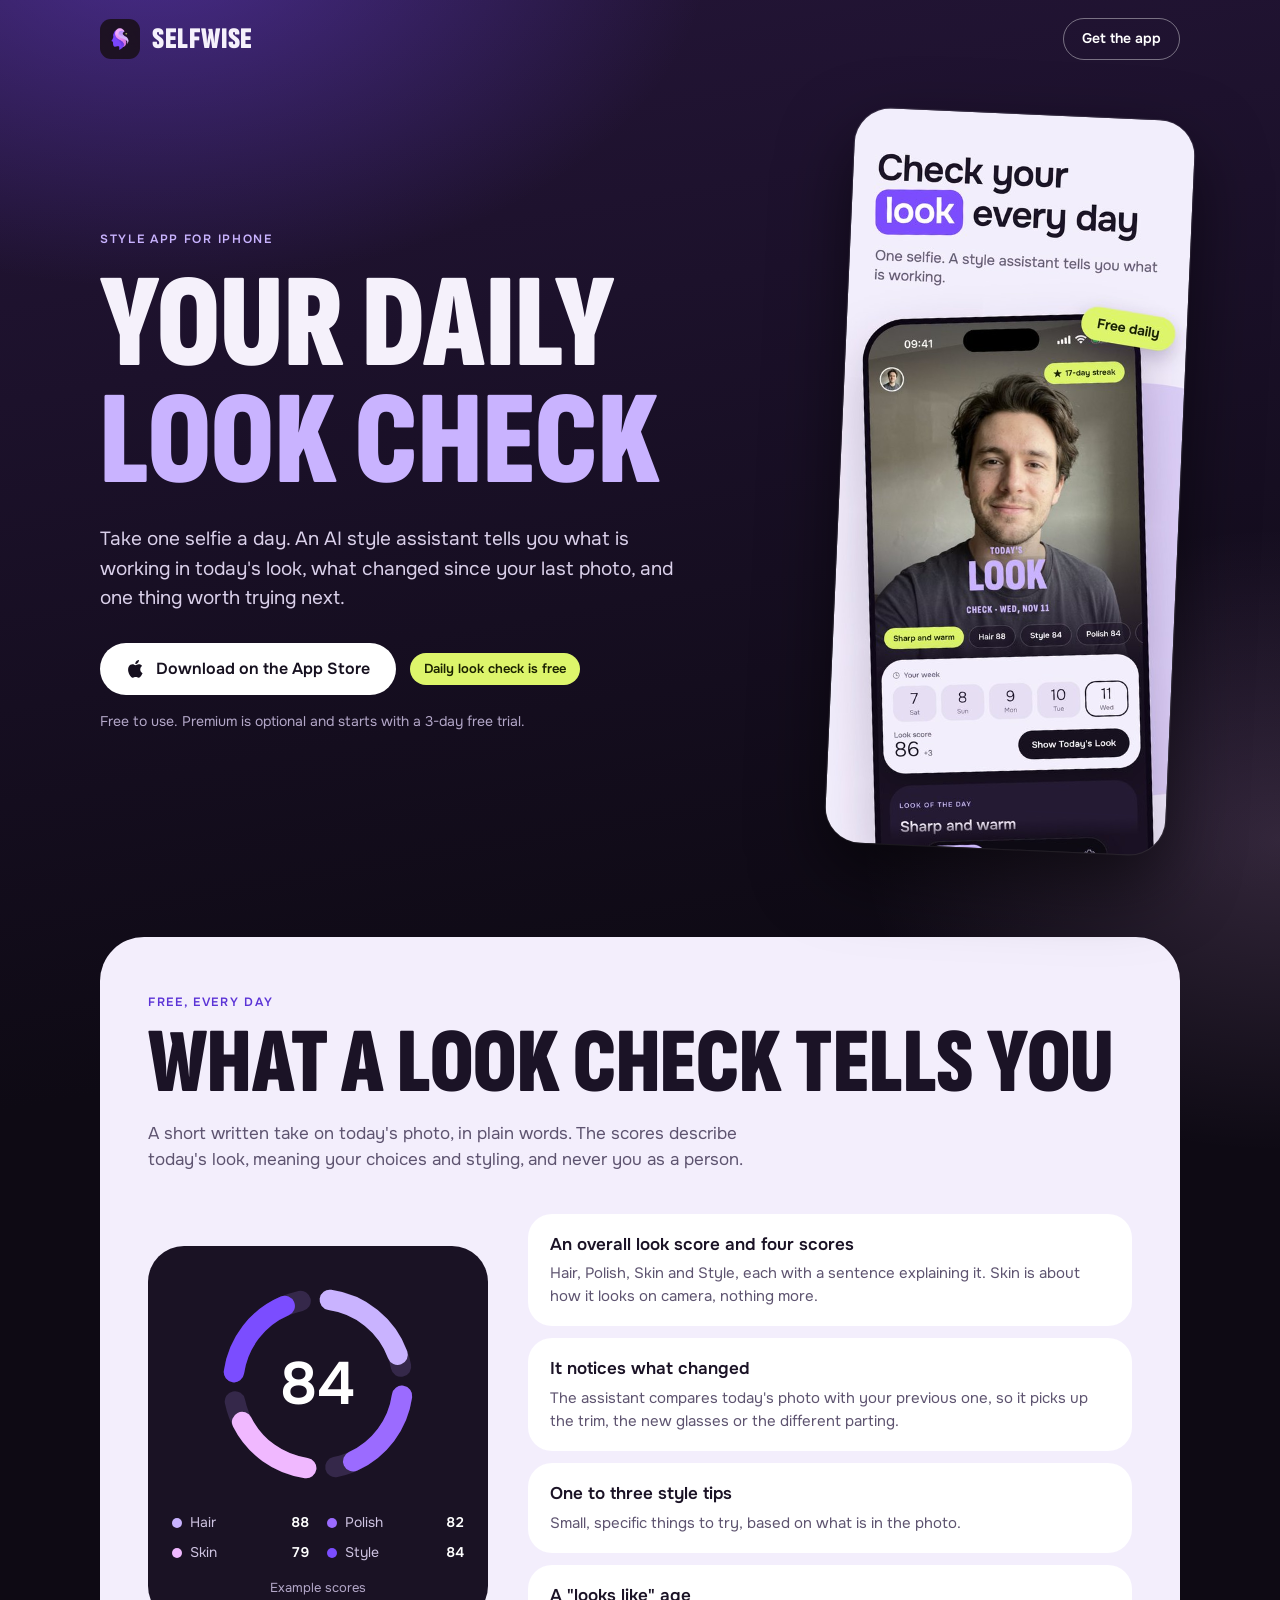
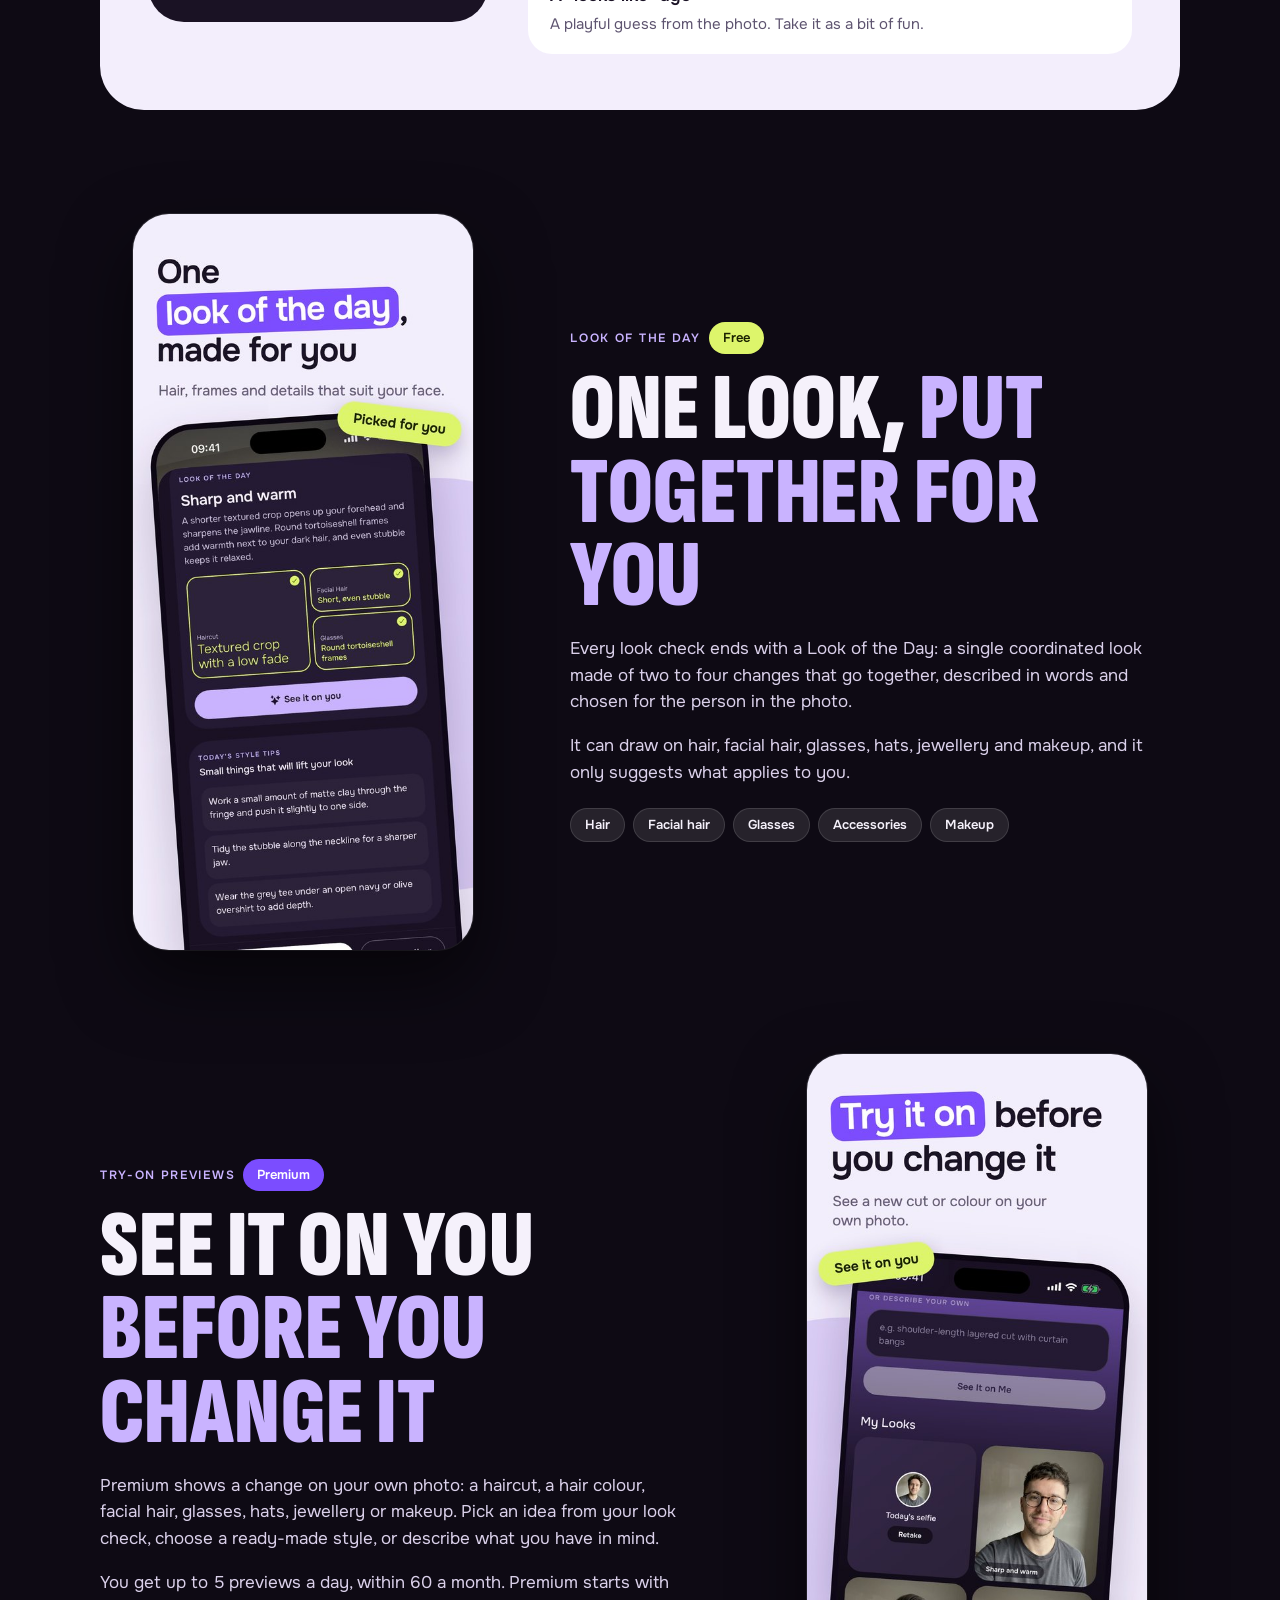
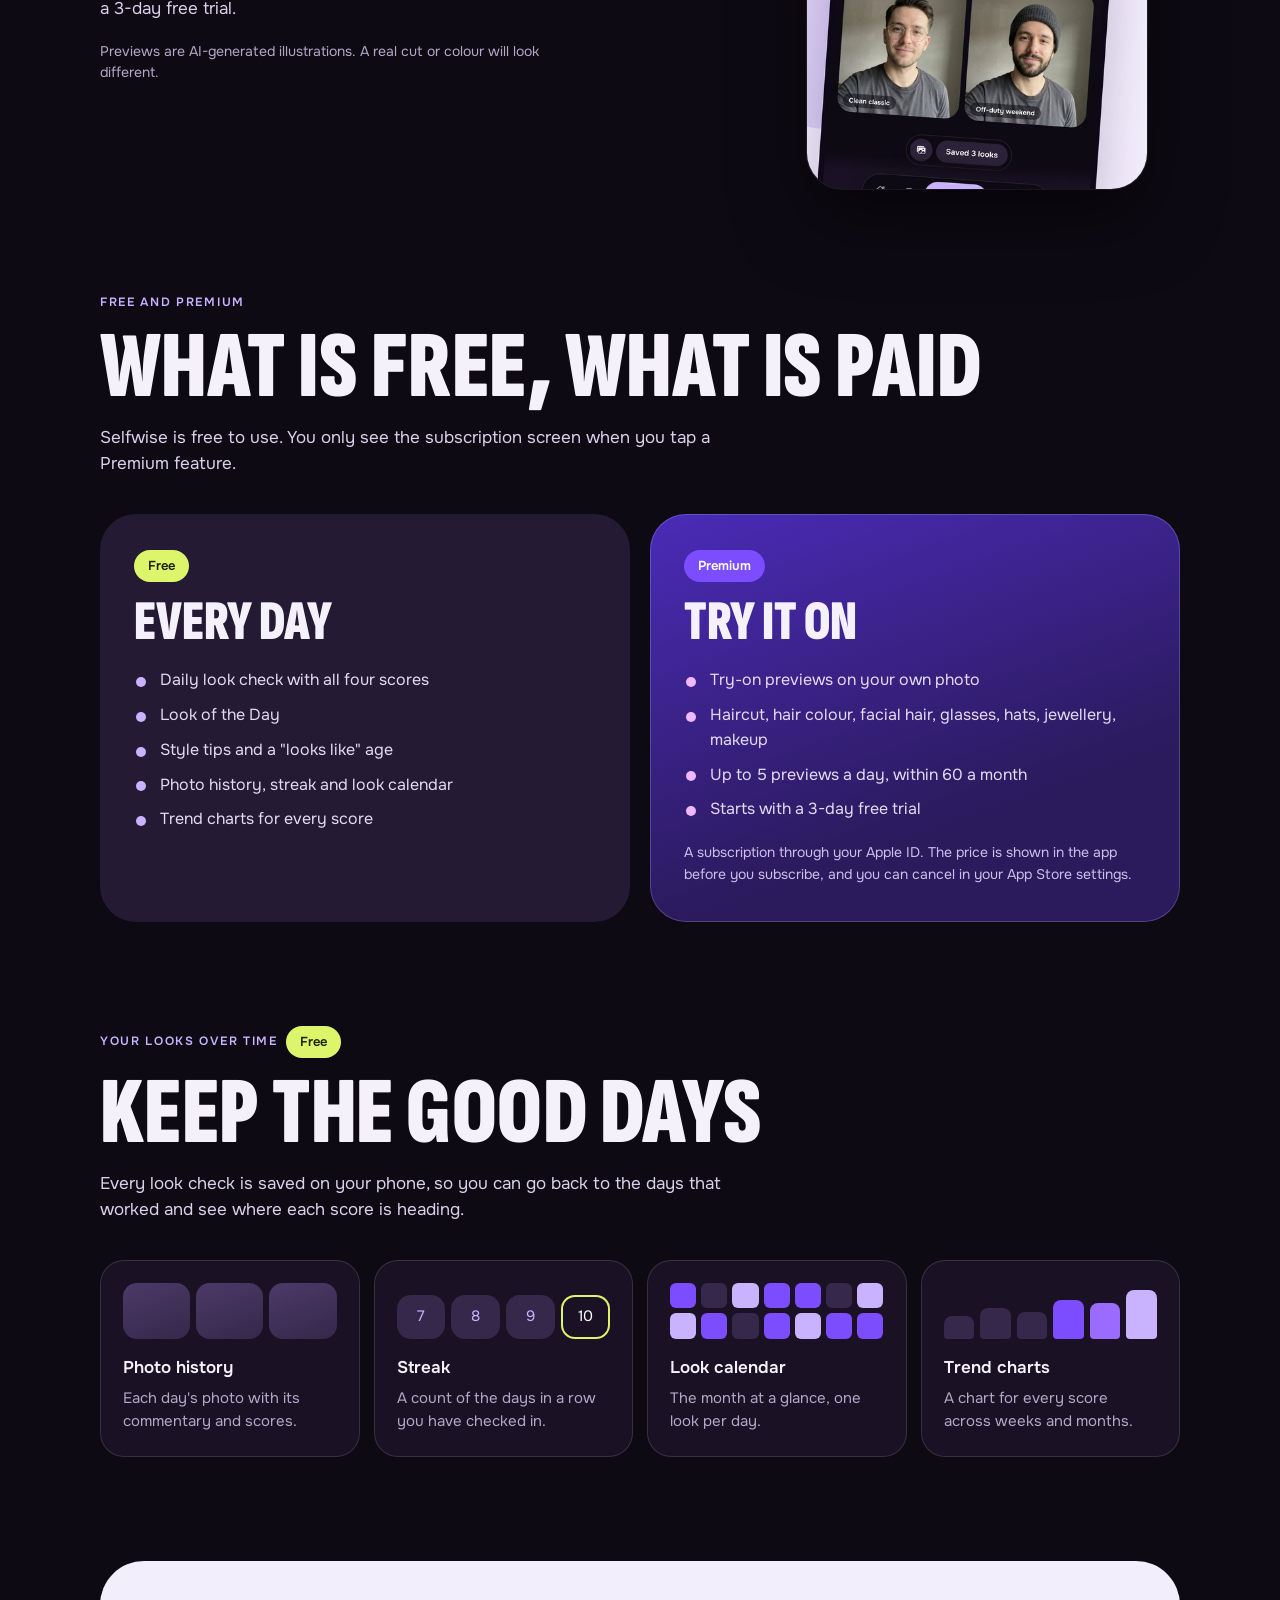
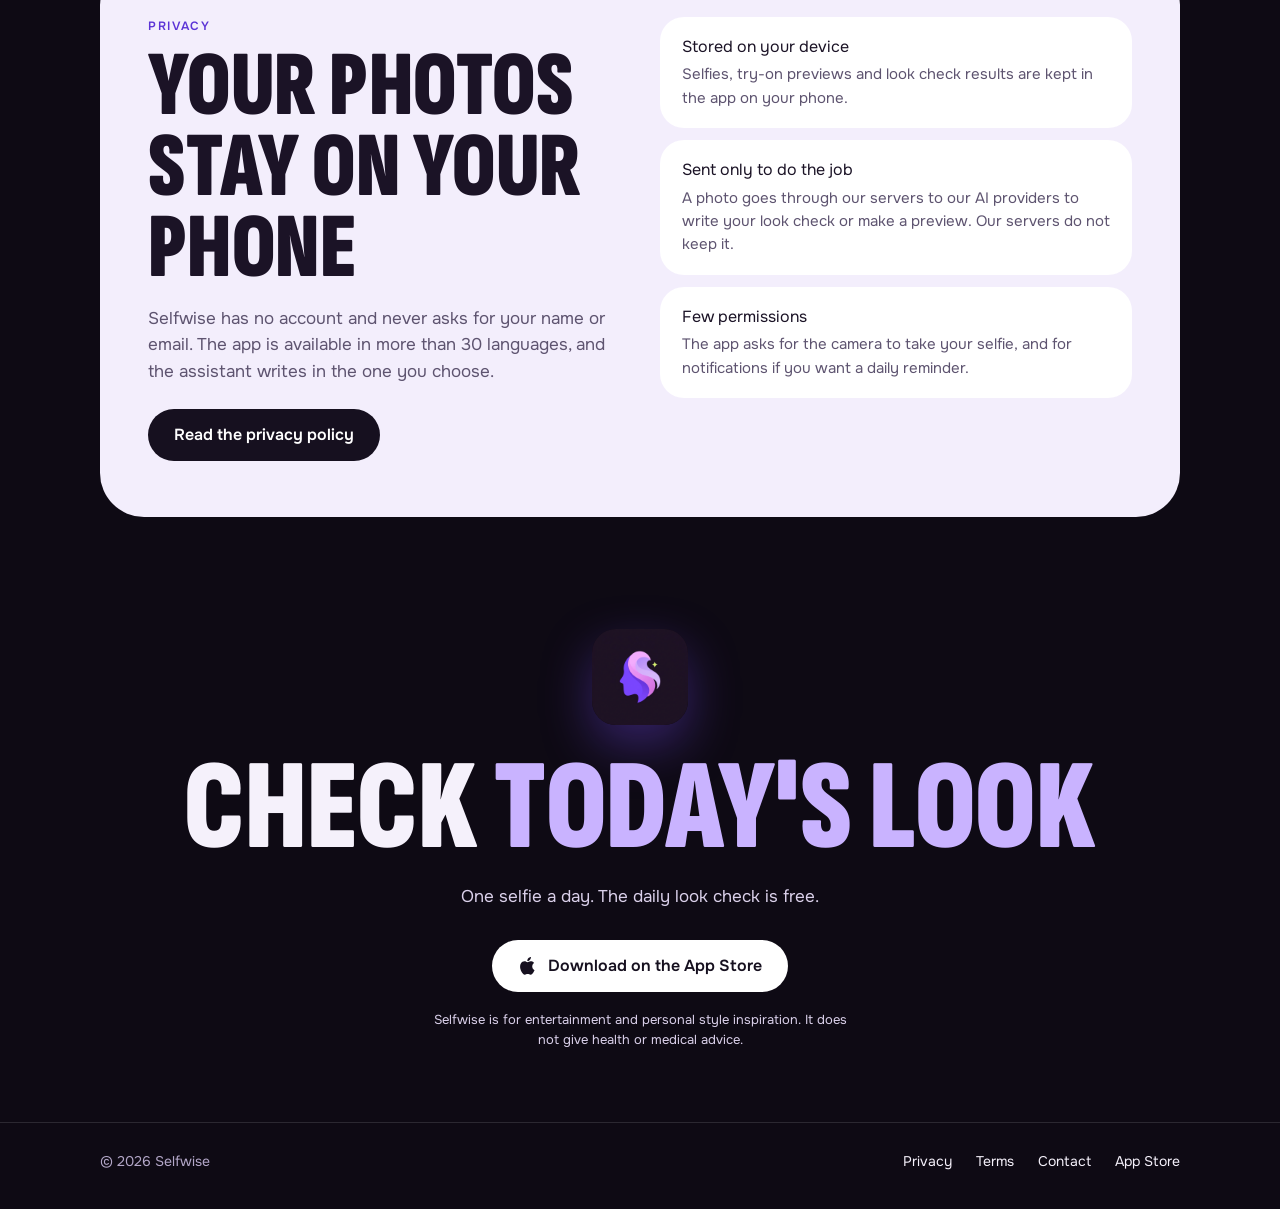
<file: index.html>
<!DOCTYPE html>
<html lang="en">
<head>
    <meta charset="UTF-8">
    <meta name="viewport" content="width=device-width, initial-scale=1.0">
    <title>Selfwise — Your daily look check</title>
    <meta name="description" content="Selfwise is a style app for iPhone. Take one selfie a day and an AI style assistant tells you how your look is working, with a free Look of the Day. Premium lets you preview a new haircut, colour, glasses, a hat or jewellery on your own photo.">
    <meta name="theme-color" content="#0E0A14">
    <link rel="canonical" href="https://selfwise.fit/">
    <link rel="icon" type="image/png" href="assets/icon.png">
    <link rel="apple-touch-icon" href="assets/icon.png">

    <meta property="og:type" content="website">
    <meta property="og:title" content="Selfwise — Your daily look check">
    <meta property="og:description" content="One selfie a day. An AI style assistant tells you what is working in your look and suggests a Look of the Day. Preview changes on your own photo with Premium.">
    <meta property="og:url" content="https://selfwise.fit/">
    <meta property="og:image" content="https://selfwise.fit/assets/og-image.png">
    <meta property="og:image:width" content="1200">
    <meta property="og:image:height" content="630">
    <meta property="og:image:alt" content="Selfwise: your daily look check">
    <meta property="og:site_name" content="Selfwise">

    <meta name="twitter:card" content="summary_large_image">
    <meta name="twitter:title" content="Selfwise — Your daily look check">
    <meta name="twitter:description" content="One selfie a day. An AI style assistant tells you what is working in your look and suggests a Look of the Day. Preview changes on your own photo with Premium.">
    <meta name="twitter:image" content="https://selfwise.fit/assets/og-image.png">

    <script type="application/ld+json">
    {
        "@context": "https://schema.org",
        "@type": "SoftwareApplication",
        "name": "Selfwise",
        "applicationCategory": "LifestyleApplication",
        "operatingSystem": "iOS",
        "description": "Selfwise is a style app. Take one selfie a day and an AI style assistant tells you how your look is working, with scores for hair, polish, skin and style and a Look of the Day. Premium adds try-on previews on your own photo.",
        "image": "https://selfwise.fit/assets/icon.png",
        "url": "https://selfwise.fit/",
        "downloadUrl": "https://apps.apple.com/app/selfwise/id6757761178",
        "offers": {
            "@type": "Offer",
            "price": "0",
            "priceCurrency": "USD"
        },
        "author": {
            "@type": "Organization",
            "name": "Selfwise",
            "url": "https://selfwise.fit"
        }
    }
    </script>

    <link rel="preconnect" href="https://fonts.googleapis.com">
    <link rel="preconnect" href="https://fonts.gstatic.com" crossorigin>
    <link rel="stylesheet" href="https://fonts.googleapis.com/css2?family=Onest:wght@300;400;500;600&family=Sofia+Sans+Extra+Condensed:wght@900&display=swap">

    <style>
        :root {
            color-scheme: dark;
            --ink: #0E0A14;
            --plum: #1A1224;
            --plum-2: #241A33;
            --plum-3: #35284A;
            --violet: #7B4DFF;
            --violet-2: #9B6BFF;
            --lilac: #C9B3FF;
            --orchid: #F0B8FF;
            --mist: #F3EEFC;
            --mist-2: #E6DEF3;
            --sheet-ink: #1B1326;
            --sheet-muted: #5E5470;
            --lime: #DDF56B;
            --on-lime: #1B2200;
            --text: #F5F1FB;
            --muted: #B3A7C8;
            --line: rgba(255, 255, 255, 0.12);
            --display: "Sofia Sans Extra Condensed", "Arial Narrow", Impact, sans-serif;
            --body: "Onest", -apple-system, BlinkMacSystemFont, "Segoe UI", Roboto, sans-serif;
            --gutter: 20px;
        }

        *, *::before, *::after { box-sizing: border-box; }
        html { -webkit-text-size-adjust: 100%; scroll-behavior: smooth; }
        body {
            margin: 0;
            background: var(--ink);
            color: var(--text);
            font-family: var(--body);
            font-size: 17px;
            line-height: 1.55;
            -webkit-font-smoothing: antialiased;
            overflow-x: hidden;
        }
        img { display: block; max-width: 100%; height: auto; }
        a { color: inherit; }
        h1, h2, h3, p, ul { margin: 0; }
        ul { padding: 0; list-style: none; }

        .wrap { width: 100%; max-width: 1120px; margin: 0 auto; padding: 0 var(--gutter); }

        .display {
            font-family: var(--display);
            font-weight: 900;
            text-transform: uppercase;
            line-height: 0.88;
            letter-spacing: 0.005em;
        }
        .eyebrow {
            font-size: 12px;
            font-weight: 600;
            letter-spacing: 0.14em;
            text-transform: uppercase;
            color: var(--lilac);
        }

        /* Pills */
        .pill {
            display: inline-flex;
            align-items: center;
            justify-content: center;
            gap: 10px;
            min-height: 52px;
            padding: 12px 26px;
            border-radius: 999px;
            font-weight: 600;
            font-size: 16px;
            text-decoration: none;
            white-space: nowrap;
            transition: transform 0.15s ease, background-color 0.15s ease;
        }
        .pill:hover { transform: translateY(-2px); }
        .pill:focus-visible, a:focus-visible { outline: 3px solid var(--lime); outline-offset: 3px; }
        .pill-light { background: #fff; color: #16101F; }
        .pill-dark { background: #16101F; color: #fff; }
        .pill-ghost { border: 1.5px solid rgba(255, 255, 255, 0.4); color: #fff; }
        .pill-small { min-height: 42px; padding: 8px 18px; font-size: 14px; }
        .pill svg { width: 20px; height: 20px; flex: none; }
        .tag {
            display: inline-flex;
            align-items: center;
            border-radius: 999px;
            padding: 6px 14px;
            font-size: 13px;
            font-weight: 600;
            white-space: nowrap;
        }
        .tag-lime { background: var(--lime); color: var(--on-lime); }
        .tag-violet { background: var(--violet); color: #fff; }
        .tag-glass { background: rgba(255, 255, 255, 0.1); border: 1px solid var(--line); color: var(--text); }

        /* Header */
        .nav {
            display: flex;
            align-items: center;
            justify-content: space-between;
            gap: 16px;
            padding-top: 18px;
            padding-bottom: 18px;
        }
        .brand { display: inline-flex; align-items: center; gap: 12px; text-decoration: none; }
        .brand img { width: 40px; height: 40px; border-radius: 11px; }
        .brand span { font-family: var(--display); font-weight: 900; font-size: 30px; text-transform: uppercase; line-height: 1; letter-spacing: 0.02em; }

        /* Hero */
        .hero-bg {
            background:
                radial-gradient(900px 560px at 12% -5%, rgba(123, 77, 255, 0.42), transparent 62%),
                radial-gradient(700px 520px at 100% 70%, rgba(240, 184, 255, 0.16), transparent 60%),
                linear-gradient(170deg, #241538 0%, var(--ink) 78%);
            background-repeat: no-repeat;
            background-size: 100% 1200px;
        }
        .hero {
            display: grid;
            grid-template-columns: minmax(0, 1.15fr) minmax(0, 0.85fr);
            gap: 48px;
            align-items: center;
            padding-top: 36px;
            padding-bottom: 88px;
        }
        .hero h1 { font-size: clamp(72px, 10.4vw, 136px); margin-top: 18px; }
        .hero h1 em { font-style: normal; color: var(--lilac); display: block; }
        .lede { margin-top: 24px; max-width: 34em; font-size: 19px; color: #DAD0EA; }
        .hero-cta { display: flex; flex-wrap: wrap; align-items: center; gap: 14px; margin-top: 30px; }
        .hero-note { margin-top: 16px; font-size: 14px; color: var(--muted); }

        .shot {
            width: 100%;
            max-width: 340px;
            border-radius: 36px;
            box-shadow: 0 30px 70px rgba(0, 0, 0, 0.55), 0 0 0 1px rgba(255, 255, 255, 0.12);
            background: var(--mist);
        }
        .hero .shot { margin-left: auto; transform: rotate(2.5deg); }

        /* Light sheet */
        .sheet {
            background: var(--mist);
            color: var(--sheet-ink);
            border-radius: 44px;
            padding: 56px 48px;
        }
        .sheet .eyebrow { color: #5B33D6; }
        .sheet h2 { font-size: clamp(52px, 7.4vw, 92px); margin-top: 12px; }
        .sheet .sub { margin-top: 16px; max-width: 38em; color: var(--sheet-muted); }
        .check {
            display: grid;
            grid-template-columns: minmax(0, 340px) minmax(0, 1fr);
            gap: 40px;
            align-items: center;
            margin-top: 40px;
        }
        .ring-card {
            background: var(--plum);
            color: var(--text);
            border-radius: 36px;
            padding: 28px 24px 24px;
            text-align: center;
        }
        .ring-card svg { width: 100%; max-width: 220px; height: auto; margin: 0 auto; display: block; }
        .ring-card .caption { margin-top: 14px; font-size: 13px; color: var(--muted); }
        .legend { display: grid; grid-template-columns: 1fr 1fr; gap: 8px 18px; margin-top: 18px; text-align: left; font-size: 14px; color: #CFC4E2; }
        .legend li { display: flex; align-items: center; gap: 8px; }
        .legend b { margin-left: auto; color: #fff; font-weight: 600; font-variant-numeric: tabular-nums; }
        .dot { width: 10px; height: 10px; border-radius: 50%; flex: none; }
        .points { display: grid; gap: 12px; }
        .point { background: #fff; border-radius: 24px; padding: 18px 22px; }
        .point h3 { font-size: 17px; font-weight: 600; }
        .point p { margin-top: 4px; font-size: 15px; color: var(--sheet-muted); }

        /* Feature rows */
        .section { padding-top: 104px; }
        .feature {
            display: grid;
            grid-template-columns: minmax(0, 0.8fr) minmax(0, 1.2fr);
            gap: 64px;
            align-items: center;
        }
        .feature.flip { grid-template-columns: minmax(0, 1.2fr) minmax(0, 0.8fr); }
        .feature.flip .feature-media { order: 2; }
        .feature-media { display: flex; justify-content: center; }
        .feature h2 { font-size: clamp(52px, 7.4vw, 96px); margin-top: 14px; }
        .feature h2 em { font-style: normal; color: var(--lilac); }
        .feature p { margin-top: 18px; color: #DAD0EA; max-width: 34em; }
        .feature p.small { font-size: 14px; color: var(--muted); }
        .chips { display: flex; flex-wrap: wrap; gap: 8px; margin-top: 22px; }
        .labels { display: flex; flex-wrap: wrap; gap: 8px; align-items: center; }
        .labels .eyebrow { margin: 0; max-width: none; color: var(--lilac); }
        .feature p.eyebrow, .section-head p.eyebrow { margin-top: 0; color: var(--lilac); }

        /* Plans */
        .plans { display: grid; grid-template-columns: 1fr 1fr; gap: 20px; margin-top: 36px; }
        .plan { border-radius: 36px; padding: 36px 34px; }
        .plan-free { background: var(--plum-2); }
        .plan-premium {
            background: linear-gradient(160deg, #4A2BB8 0%, #2B1A5C 70%);
            box-shadow: 0 0 0 1px rgba(201, 179, 255, 0.25) inset;
        }
        .plan h3 { font-family: var(--display); font-weight: 900; text-transform: uppercase; font-size: 56px; line-height: 0.9; margin-top: 16px; }
        .plan ul { margin-top: 20px; display: grid; gap: 10px; }
        .plan li { position: relative; padding-left: 26px; color: #E4DBF2; font-size: 16px; }
        .plan li::before {
            content: "";
            position: absolute;
            left: 2px;
            top: 0.55em;
            width: 10px;
            height: 10px;
            border-radius: 50%;
            background: var(--lilac);
        }
        .plan-premium li::before { background: var(--orchid); }
        .plan .fine { margin-top: 20px; font-size: 14px; color: var(--muted); }
        .plan-premium .fine { color: #CDBFEA; }
        .section-head h2 { font-size: clamp(52px, 7.4vw, 96px); margin-top: 14px; }
        .section-head p { margin-top: 16px; color: #DAD0EA; max-width: 38em; }

        /* Tiles */
        .tiles { display: grid; grid-template-columns: repeat(4, 1fr); gap: 14px; margin-top: 36px; }
        .tile { background: var(--plum); border: 1px solid var(--line); border-radius: 24px; padding: 22px; }
        .tile h3 { font-size: 17px; font-weight: 600; }
        .tile p { margin-top: 6px; font-size: 15px; color: var(--muted); }
        .tile .mini { height: 56px; margin-bottom: 16px; display: flex; align-items: flex-end; gap: 6px; }
        .mini .bar { flex: 1; border-radius: 8px 8px 4px 4px; background: var(--plum-3); }
        .mini .day { flex: 1; height: 44px; border-radius: 14px; background: var(--plum-3); display: grid; place-items: center; font-size: 15px; color: var(--lilac); }
        .mini .day.on { background: transparent; box-shadow: 0 0 0 2px var(--lime) inset; color: #fff; }
        .mini .thumb { flex: 1; height: 56px; border-radius: 14px; background: linear-gradient(160deg, #4B3A68, var(--plum-3)); }
        .mini .cell { width: 100%; }
        .mini-grid { display: grid; grid-template-columns: repeat(7, 1fr); gap: 5px; height: 56px; margin-bottom: 16px; }
        .mini-grid i { border-radius: 6px; background: var(--plum-3); }
        .mini-grid i.a { background: var(--violet); }
        .mini-grid i.b { background: var(--lilac); }

        /* Privacy */
        .privacy { display: grid; grid-template-columns: minmax(0, 1fr) minmax(0, 1fr); gap: 40px; align-items: start; }
        .privacy h2 { font-size: clamp(52px, 7.4vw, 92px); margin-top: 12px; }
        .privacy ul { display: grid; gap: 12px; }
        .privacy li { background: #fff; border-radius: 24px; padding: 18px 22px; font-size: 16px; color: var(--sheet-ink); }
        .privacy li span { display: block; margin-top: 4px; font-size: 15px; color: var(--sheet-muted); }
        .privacy .more { margin-top: 24px; }

        /* Closing */
        .closing { text-align: center; padding-top: 112px; padding-bottom: 72px; }
        .closing img { width: 96px; height: 96px; border-radius: 24px; margin: 0 auto; box-shadow: 0 20px 50px rgba(123, 77, 255, 0.35); }
        .closing h2 { font-size: clamp(64px, 10vw, 132px); margin-top: 28px; }
        .closing h2 em { font-style: normal; color: var(--lilac); }
        .closing p { margin: 18px auto 0; max-width: 32em; color: #DAD0EA; }
        .closing .hero-cta { justify-content: center; }
        .disclaimer { margin: 36px auto 0; max-width: 40em; font-size: 13px; color: var(--muted); }

        footer { border-top: 1px solid var(--line); }
        .foot { display: flex; flex-wrap: wrap; align-items: center; justify-content: space-between; gap: 16px 28px; padding-top: 28px; padding-bottom: 36px; font-size: 14px; color: var(--muted); }
        .foot nav { display: flex; flex-wrap: wrap; gap: 8px 24px; }
        .foot a { text-decoration: none; color: var(--text); }
        .foot a:hover { color: var(--lilac); }

        @media (max-width: 900px) {
            .hero { grid-template-columns: 1fr; gap: 44px; padding-bottom: 64px; }
            .hero .shot { margin: 0 auto; transform: none; }
            .check { grid-template-columns: 1fr; }
            .ring-card { max-width: 420px; width: 100%; margin: 0 auto; }
            .feature, .feature.flip { grid-template-columns: 1fr; gap: 36px; }
            .feature.flip .feature-media { order: 0; }
            .plans { grid-template-columns: 1fr; }
            .tiles { grid-template-columns: 1fr 1fr; }
            .privacy { grid-template-columns: 1fr; gap: 28px; }
            .section { padding-top: 80px; }
        }
        @media (max-width: 560px) {
            :root { --gutter: 16px; }
            body { font-size: 16px; }
            .brand span { font-size: 26px; }
            .lede { font-size: 17px; }
            .sheet { border-radius: 36px; padding: 36px 20px; }
            .plan { padding: 28px 22px; border-radius: 32px; }
            .plan h3 { font-size: 48px; }
            .tiles { grid-template-columns: 1fr; }
            .hero-cta .pill { width: 100%; }
            .closing { padding-top: 84px; }
            .foot { flex-direction: column; align-items: flex-start; }
        }
        @media (prefers-reduced-motion: reduce) {
            html { scroll-behavior: auto; }
            .pill { transition: none; }
            .pill:hover { transform: none; }
        }
    </style>
</head>
<body>

<div class="hero-bg">
    <header class="wrap nav">
        <a href="/" class="brand" aria-label="Selfwise home">
            <img src="assets/icon.png" alt="" width="40" height="40">
            <span>Selfwise</span>
        </a>
        <a href="https://apps.apple.com/app/selfwise/id6757761178" class="pill pill-ghost pill-small">Get the app</a>
    </header>

    <main>
    <section class="wrap hero">
        <div>
            <p class="eyebrow">Style app for iPhone</p>
            <h1 class="display">Your daily <em>look check</em></h1>
            <p class="lede">Take one selfie a day. An AI style assistant tells you what is working in today's look, what changed since your last photo, and one thing worth trying next.</p>
            <div class="hero-cta">
                <a href="https://apps.apple.com/app/selfwise/id6757761178" class="pill pill-light" aria-label="Download Selfwise on the App Store">
                    <svg viewBox="0 0 24 24" fill="currentColor" aria-hidden="true"><path d="M17.05 12.54c-.03-2.7 2.2-3.99 2.3-4.06-1.25-1.83-3.2-2.08-3.9-2.11-1.66-.17-3.24.98-4.08.98-.84 0-2.14-.95-3.52-.93-1.81.03-3.48 1.05-4.41 2.67-1.88 3.26-.48 8.08 1.35 10.73.9 1.3 1.96 2.75 3.36 2.7 1.35-.05 1.86-.87 3.49-.87 1.63 0 2.09.87 3.52.84 1.45-.03 2.37-1.32 3.26-2.62 1.03-1.5 1.45-2.96 1.48-3.03-.03-.02-2.83-1.09-2.85-4.3ZM14.37 4.6c.74-.9 1.24-2.14 1.1-3.38-1.07.04-2.36.71-3.13 1.61-.69.79-1.29 2.06-1.13 3.28 1.19.09 2.41-.61 3.16-1.51Z"/></svg>
                    Download on the App Store
                </a>
                <span class="tag tag-lime">Daily look check is free</span>
            </div>
            <p class="hero-note">Free to use. Premium is optional and starts with a 3-day free trial.</p>
        </div>
        <img class="shot" src="assets/shot-1.jpg" width="516" height="1116" alt="Selfwise home screen: today's selfie with the words Today's Look Check, a 12-day streak and this week's days">
    </section>

    <section class="wrap" aria-labelledby="check-title">
        <div class="sheet">
            <p class="eyebrow">Free, every day</p>
            <h2 class="display" id="check-title">What a look check tells you</h2>
            <p class="sub">A short written take on today's photo, in plain words. The scores describe today's look, meaning your choices and styling, and never you as a person.</p>

            <div class="check">
                <div class="ring-card">
                    <svg viewBox="0 0 140 140" role="img" aria-label="Example score ring: overall look score 84, made of four segments for Hair, Polish, Skin and Style">
                        <g fill="none" stroke-width="13" stroke-linecap="round" transform="rotate(-90 70 70)">
                            <g stroke="#35284A">
                                <circle cx="70" cy="70" r="54" stroke-dasharray="66 273.3" transform="rotate(8 70 70)"/>
                                <circle cx="70" cy="70" r="54" stroke-dasharray="66 273.3" transform="rotate(98 70 70)"/>
                                <circle cx="70" cy="70" r="54" stroke-dasharray="66 273.3" transform="rotate(188 70 70)"/>
                                <circle cx="70" cy="70" r="54" stroke-dasharray="66 273.3" transform="rotate(278 70 70)"/>
                            </g>
                            <circle cx="70" cy="70" r="54" stroke="#C9B3FF" stroke-dasharray="58.1 281.2" transform="rotate(8 70 70)"/>
                            <circle cx="70" cy="70" r="54" stroke="#9B6BFF" stroke-dasharray="54.1 285.2" transform="rotate(98 70 70)"/>
                            <circle cx="70" cy="70" r="54" stroke="#F0B8FF" stroke-dasharray="52.1 287.2" transform="rotate(188 70 70)"/>
                            <circle cx="70" cy="70" r="54" stroke="#7B4DFF" stroke-dasharray="55.4 283.9" transform="rotate(278 70 70)"/>
                        </g>
                        <text x="70" y="83" text-anchor="middle" font-family="Onest, sans-serif" font-weight="600" font-size="38" fill="#fff">84</text>
                    </svg>
                    <ul class="legend">
                        <li><span class="dot" style="background:#C9B3FF"></span>Hair <b>88</b></li>
                        <li><span class="dot" style="background:#9B6BFF"></span>Polish <b>82</b></li>
                        <li><span class="dot" style="background:#F0B8FF"></span>Skin <b>79</b></li>
                        <li><span class="dot" style="background:#7B4DFF"></span>Style <b>84</b></li>
                    </ul>
                    <p class="caption">Example scores</p>
                </div>
                <div class="points">
                    <div class="point">
                        <h3>An overall look score and four scores</h3>
                        <p>Hair, Polish, Skin and Style, each with a sentence explaining it. Skin is about how it looks on camera, nothing more.</p>
                    </div>
                    <div class="point">
                        <h3>It notices what changed</h3>
                        <p>The assistant compares today's photo with your previous one, so it picks up the trim, the new glasses or the different parting.</p>
                    </div>
                    <div class="point">
                        <h3>One to three style tips</h3>
                        <p>Small, specific things to try, based on what is in the photo.</p>
                    </div>
                    <div class="point">
                        <h3>A "looks like" age</h3>
                        <p>A playful guess from the photo. Take it as a bit of fun.</p>
                    </div>
                </div>
            </div>
        </div>
    </section>

    <section class="wrap section" aria-labelledby="lotd-title">
        <div class="feature">
            <div class="feature-media">
                <img class="shot" src="assets/shot-2.jpg" width="516" height="1116" loading="lazy" alt="Look of the Day screen: a look called Sharp and warm, with a textured crop, 3 mm stubble and round tortoise frames">
            </div>
            <div>
                <div class="labels"><p class="eyebrow">Look of the Day</p><span class="tag tag-lime">Free</span></div>
                <h2 class="display" id="lotd-title">One look, <em>put together for you</em></h2>
                <p>Every look check ends with a Look of the Day: a single coordinated look made of two to four changes that go together, described in words and chosen for the person in the photo.</p>
                <p>It can draw on hair, facial hair, glasses, hats, jewellery and makeup, and it only suggests what applies to you.</p>
                <div class="chips">
                    <span class="tag tag-glass">Hair</span>
                    <span class="tag tag-glass">Facial hair</span>
                    <span class="tag tag-glass">Glasses</span>
                    <span class="tag tag-glass">Accessories</span>
                    <span class="tag tag-glass">Makeup</span>
                </div>
            </div>
        </div>
    </section>

    <section class="wrap section" aria-labelledby="tryon-title">
        <div class="feature flip">
            <div class="feature-media">
                <img class="shot" src="assets/shot-3.jpg" width="516" height="1116" loading="lazy" alt="My Looks screen: a grid of try-on previews of the same person with different haircuts, glasses and a beard">
            </div>
            <div>
                <div class="labels"><p class="eyebrow">Try-on previews</p><span class="tag tag-violet">Premium</span></div>
                <h2 class="display" id="tryon-title">See it on you <em>before you change it</em></h2>
                <p>Premium shows a change on your own photo: a haircut, a hair colour, facial hair, glasses, hats, jewellery or makeup. Pick an idea from your look check, choose a ready-made style, or describe what you have in mind.</p>
                <p>You get up to 5 previews a day, within 60 a month. Premium starts with a 3-day free trial.</p>
                <p class="small">Previews are AI-generated illustrations. A real cut or colour will look different.</p>
            </div>
        </div>
    </section>

    <section class="wrap section" aria-labelledby="plans-title">
        <div class="section-head">
            <p class="eyebrow">Free and Premium</p>
            <h2 class="display" id="plans-title">What is free, what is paid</h2>
            <p>Selfwise is free to use. You only see the subscription screen when you tap a Premium feature.</p>
        </div>
        <div class="plans">
            <div class="plan plan-free">
                <span class="tag tag-lime">Free</span>
                <h3>Every day</h3>
                <ul>
                    <li>Daily look check with all four scores</li>
                    <li>Look of the Day</li>
                    <li>Style tips and a "looks like" age</li>
                    <li>Photo history, streak and look calendar</li>
                    <li>Trend charts for every score</li>
                </ul>
            </div>
            <div class="plan plan-premium">
                <span class="tag tag-violet">Premium</span>
                <h3>Try it on</h3>
                <ul>
                    <li>Try-on previews on your own photo</li>
                    <li>Haircut, hair colour, facial hair, glasses, hats, jewellery, makeup</li>
                    <li>Up to 5 previews a day, within 60 a month</li>
                    <li>Starts with a 3-day free trial</li>
                </ul>
                <p class="fine">A subscription through your Apple ID. The price is shown in the app before you subscribe, and you can cancel in your App Store settings.</p>
            </div>
        </div>
    </section>

    <section class="wrap section" aria-labelledby="track-title">
        <div class="section-head">
            <div class="labels"><p class="eyebrow">Your looks over time</p><span class="tag tag-lime">Free</span></div>
            <h2 class="display" id="track-title">Keep the good days</h2>
            <p>Every look check is saved on your phone, so you can go back to the days that worked and see where each score is heading.</p>
        </div>
        <div class="tiles">
            <div class="tile">
                <div class="mini" aria-hidden="true"><span class="thumb"></span><span class="thumb"></span><span class="thumb"></span></div>
                <h3>Photo history</h3>
                <p>Each day's photo with its commentary and scores.</p>
            </div>
            <div class="tile">
                <div class="mini" aria-hidden="true"><span class="day">7</span><span class="day">8</span><span class="day">9</span><span class="day on">10</span></div>
                <h3>Streak</h3>
                <p>A count of the days in a row you have checked in.</p>
            </div>
            <div class="tile">
                <div class="mini-grid" aria-hidden="true"><i class="a"></i><i></i><i class="b"></i><i class="a"></i><i class="a"></i><i></i><i class="b"></i><i class="b"></i><i class="a"></i><i></i><i class="a"></i><i class="b"></i><i class="a"></i><i class="a"></i></div>
                <h3>Look calendar</h3>
                <p>The month at a glance, one look per day.</p>
            </div>
            <div class="tile">
                <div class="mini" aria-hidden="true"><span class="bar" style="height:40%"></span><span class="bar" style="height:55%"></span><span class="bar" style="height:48%"></span><span class="bar" style="height:70%;background:#7B4DFF"></span><span class="bar" style="height:64%;background:#9B6BFF"></span><span class="bar" style="height:88%;background:#C9B3FF"></span></div>
                <h3>Trend charts</h3>
                <p>A chart for every score across weeks and months.</p>
            </div>
        </div>
    </section>

    <section class="wrap section" aria-labelledby="privacy-title">
        <div class="sheet privacy">
            <div>
                <p class="eyebrow">Privacy</p>
                <h2 class="display" id="privacy-title">Your photos stay on your phone</h2>
                <p class="sub">Selfwise has no account and never asks for your name or email. The app is available in more than 30 languages, and the assistant writes in the one you choose.</p>
                <a href="privacy.html" class="pill pill-dark more">Read the privacy policy</a>
            </div>
            <ul>
                <li>Stored on your device<span>Selfies, try-on previews and look check results are kept in the app on your phone.</span></li>
                <li>Sent only to do the job<span>A photo goes through our servers to our AI providers to write your look check or make a preview. Our servers do not keep it.</span></li>
                <li>Few permissions<span>The app asks for the camera to take your selfie, and for notifications if you want a daily reminder.</span></li>
            </ul>
        </div>
    </section>

    <section class="wrap closing">
        <img src="assets/icon.png" alt="" width="96" height="96" loading="lazy">
        <h2 class="display">Check <em>today's look</em></h2>
        <p>One selfie a day. The daily look check is free.</p>
        <div class="hero-cta">
            <a href="https://apps.apple.com/app/selfwise/id6757761178" class="pill pill-light" aria-label="Download Selfwise on the App Store">
                <svg viewBox="0 0 24 24" fill="currentColor" aria-hidden="true"><path d="M17.05 12.54c-.03-2.7 2.2-3.99 2.3-4.06-1.25-1.83-3.2-2.08-3.9-2.11-1.66-.17-3.24.98-4.08.98-.84 0-2.14-.95-3.52-.93-1.81.03-3.48 1.05-4.41 2.67-1.88 3.26-.48 8.08 1.35 10.73.9 1.3 1.96 2.75 3.36 2.7 1.35-.05 1.86-.87 3.49-.87 1.63 0 2.09.87 3.52.84 1.45-.03 2.37-1.32 3.26-2.62 1.03-1.5 1.45-2.96 1.48-3.03-.03-.02-2.83-1.09-2.85-4.3ZM14.37 4.6c.74-.9 1.24-2.14 1.1-3.38-1.07.04-2.36.71-3.13 1.61-.69.79-1.29 2.06-1.13 3.28 1.19.09 2.41-.61 3.16-1.51Z"/></svg>
                Download on the App Store
            </a>
        </div>
        <p class="disclaimer">Selfwise is for entertainment and personal style inspiration. It does not give health or medical advice.</p>
    </section>
    </main>
</div>

<footer>
    <div class="wrap foot">
        <span>&copy; 2026 Selfwise</span>
        <nav aria-label="Footer">
            <a href="privacy.html">Privacy</a>
            <a href="terms.html">Terms</a>
            <a href="mailto:contact@selfwise.fit">Contact</a>
            <a href="https://apps.apple.com/app/selfwise/id6757761178">App Store</a>
        </nav>
    </div>
</footer>

</body>
</html>
</file>
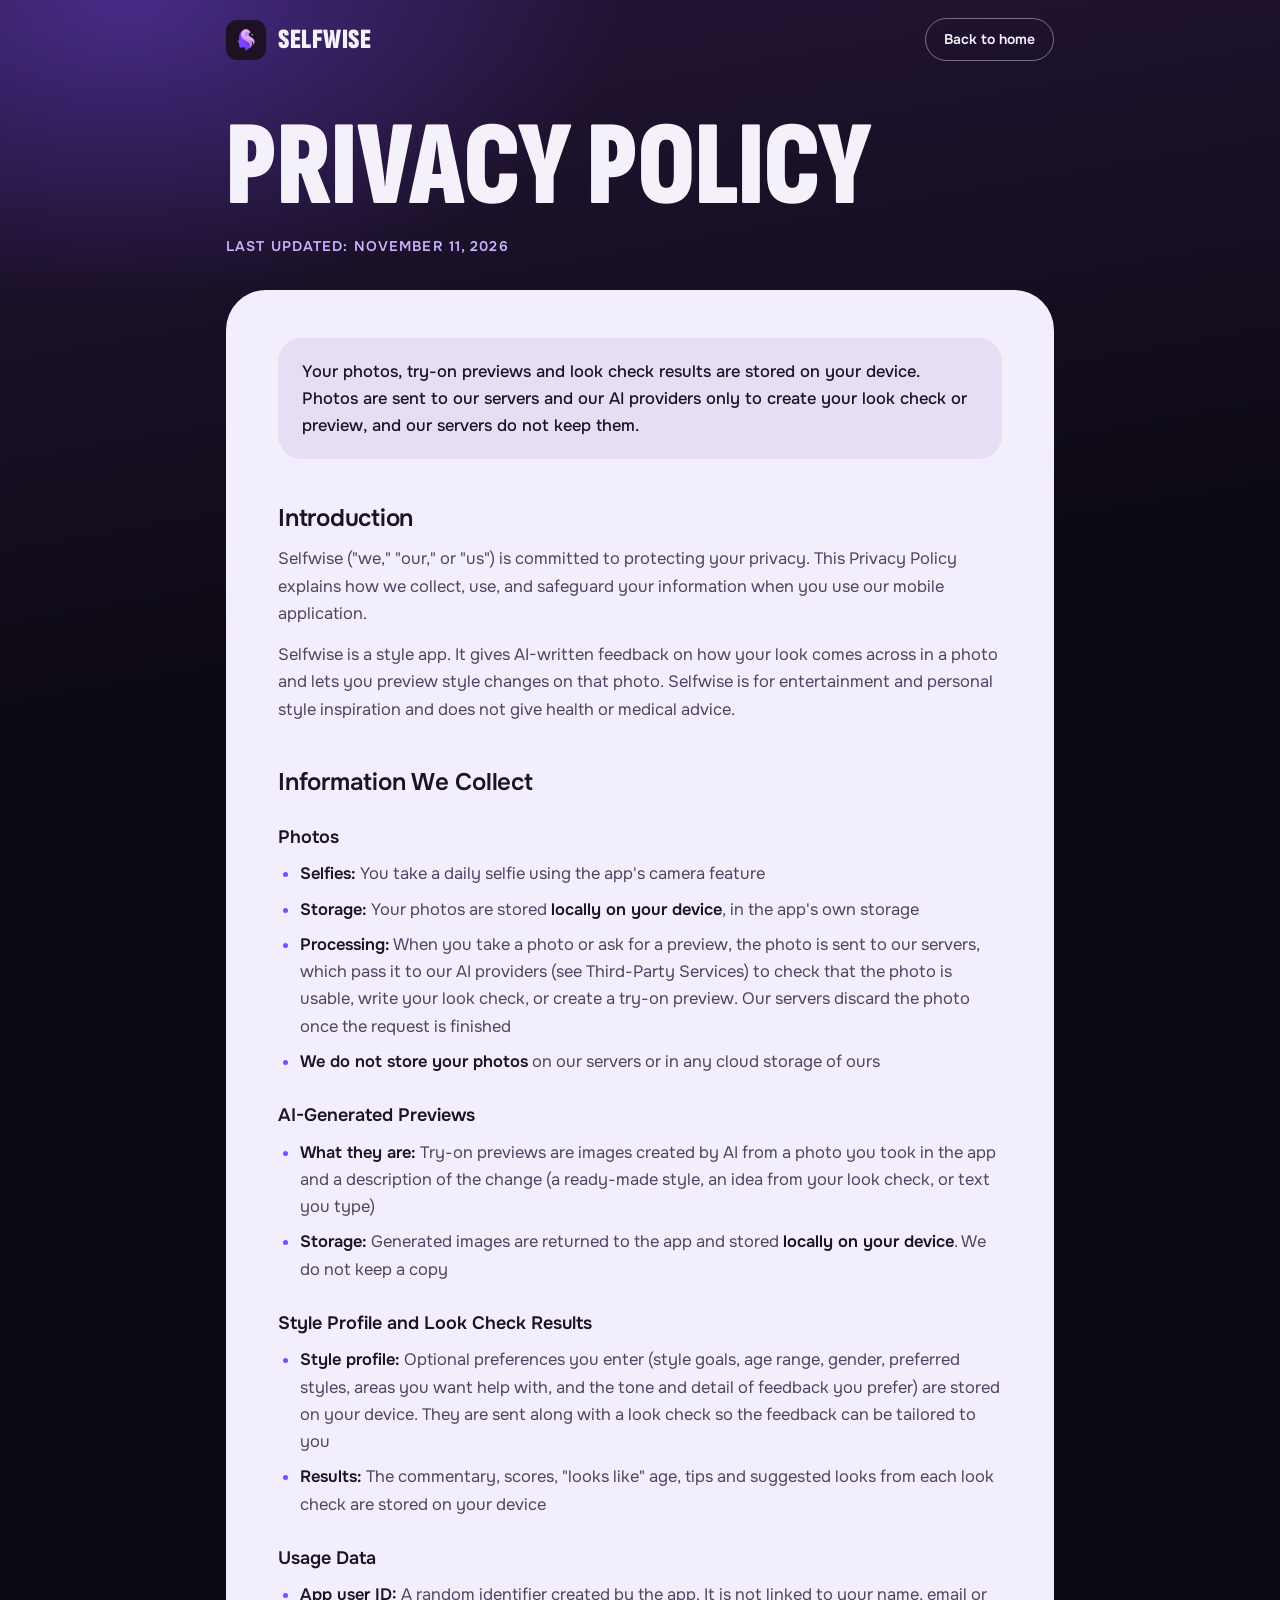
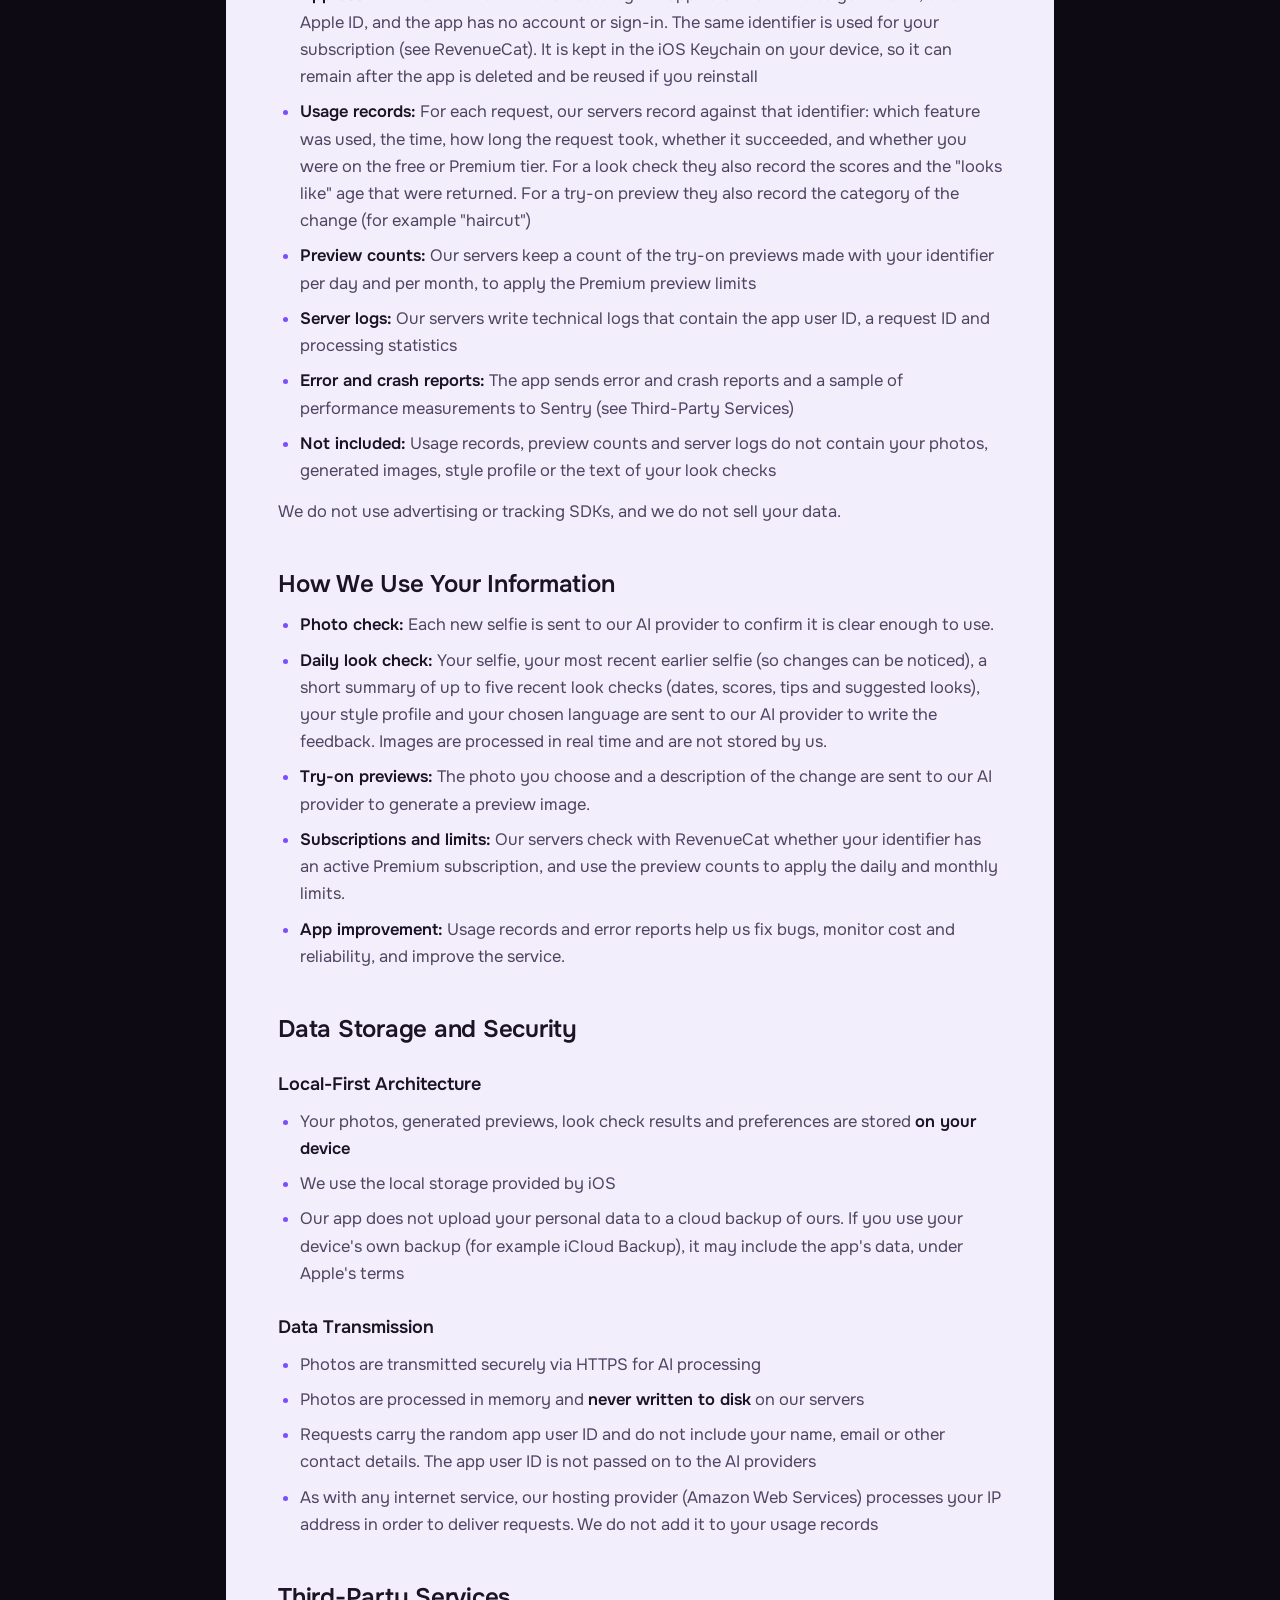
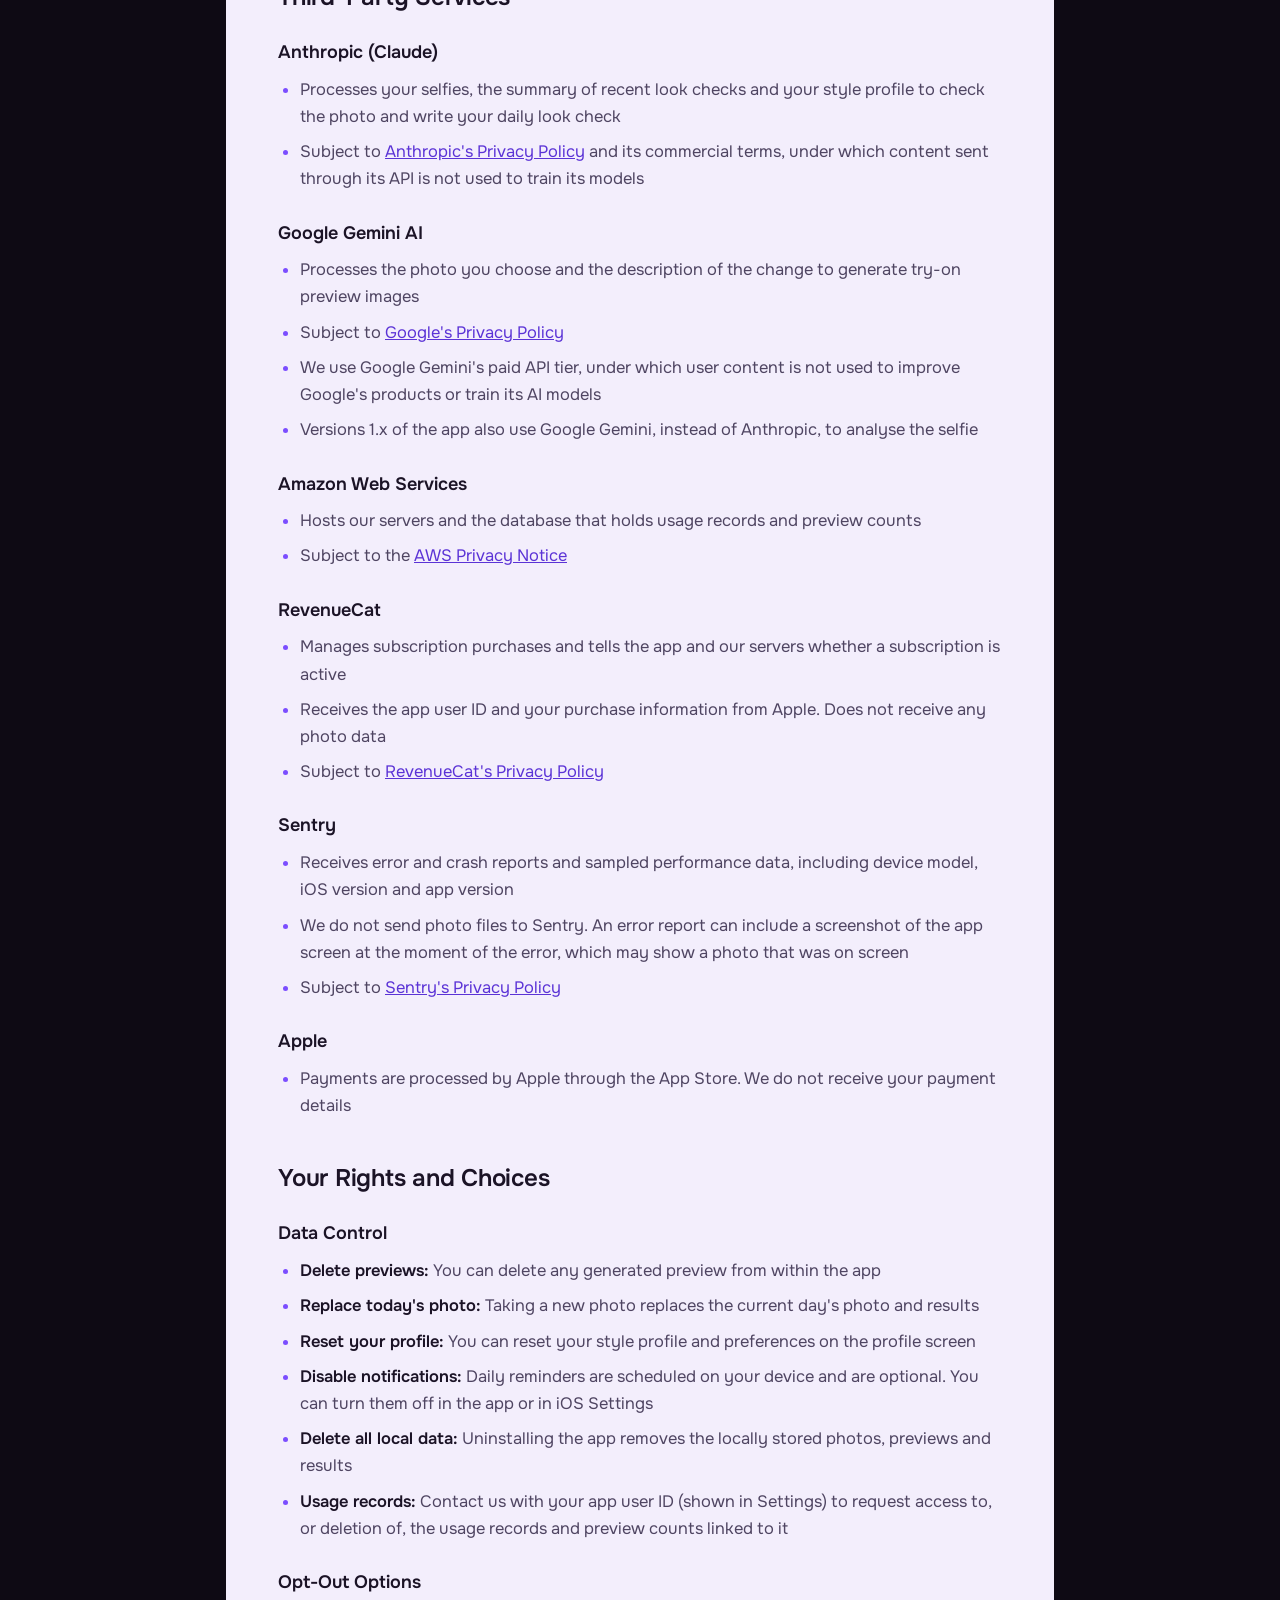
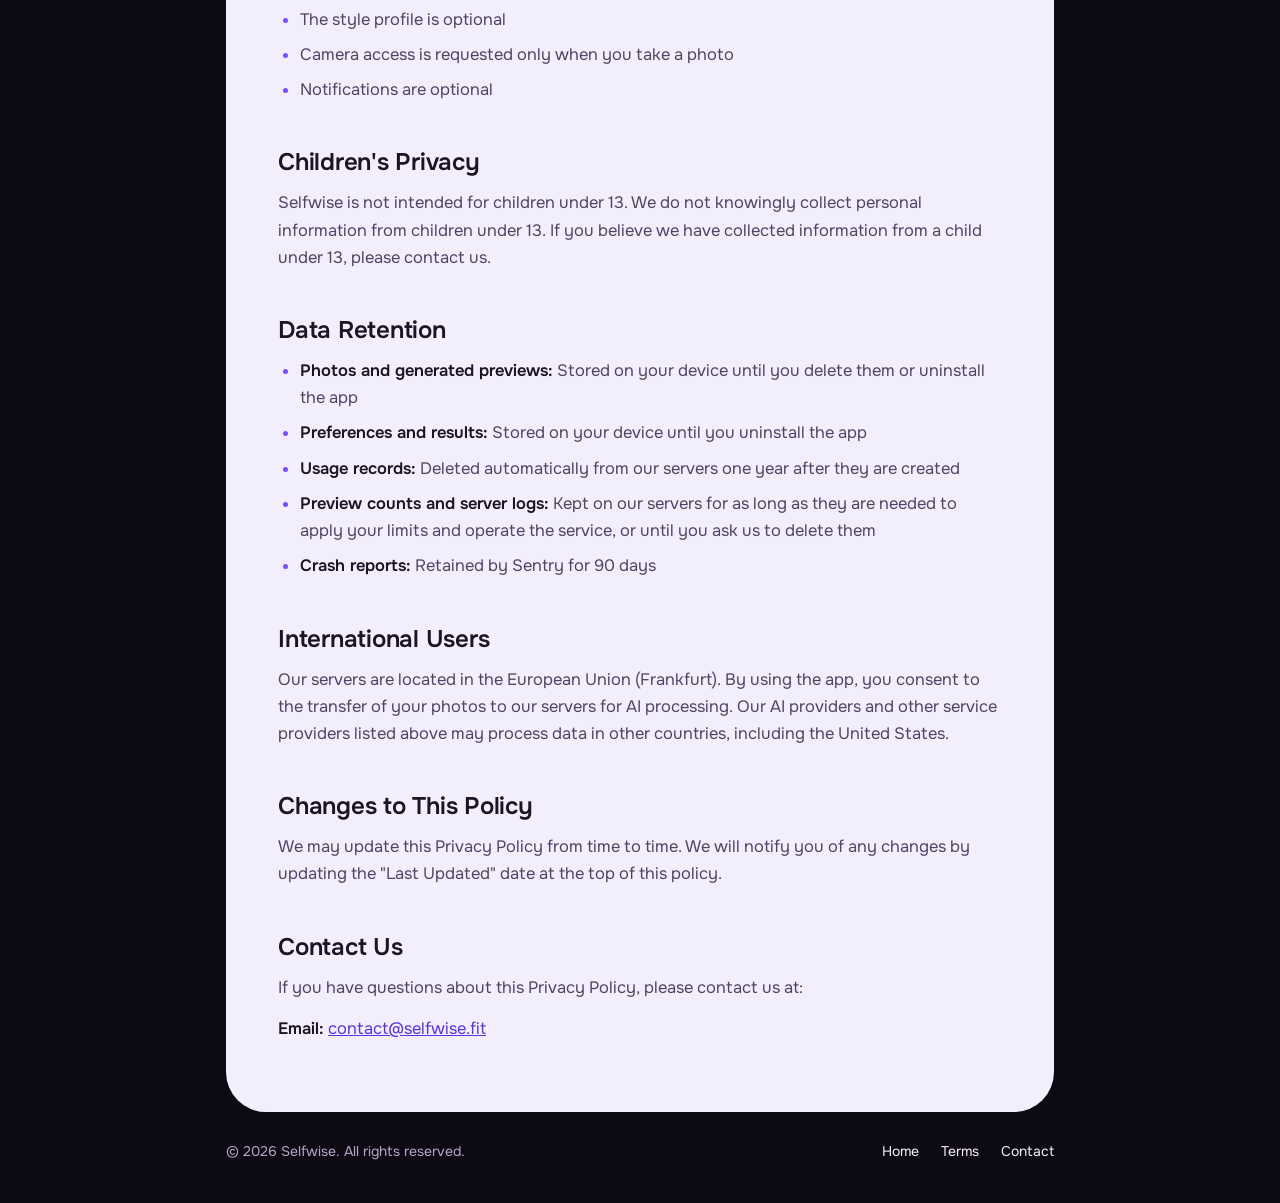
<file: privacy.html>
<!DOCTYPE html>
<html lang="en">
<head>
    <meta charset="UTF-8">
    <meta name="viewport" content="width=device-width, initial-scale=1.0">
    <title>Privacy Policy - Selfwise</title>
    <meta name="description" content="How Selfwise handles your photos and data: photos stay on your device and are sent to our AI providers only to create your look check or try-on preview.">
    <meta name="theme-color" content="#0E0A14">
    <link rel="canonical" href="https://selfwise.fit/privacy.html">
    <link rel="icon" type="image/png" href="assets/icon.png">
    <link rel="preconnect" href="https://fonts.googleapis.com">
    <link rel="preconnect" href="https://fonts.gstatic.com" crossorigin>
    <link rel="stylesheet" href="https://fonts.googleapis.com/css2?family=Onest:wght@400;500;600&family=Sofia+Sans+Extra+Condensed:wght@900&display=swap">
    <link rel="stylesheet" href="assets/legal.css">
</head>
<body>
    <header class="wrap nav">
        <a href="/" class="brand" aria-label="Selfwise home">
            <img src="assets/icon.png" alt="" width="40" height="40">
            <span>Selfwise</span>
        </a>
        <a href="/" class="back">Back to home</a>
    </header>

    <main class="wrap">
        <div class="title">
            <h1>Privacy Policy</h1>
            <p>Last Updated: November 11, 2026</p>
        </div>

        <div class="sheet">
            <div class="highlight">
                <p>Your photos, try-on previews and look check results are stored on your device. Photos are sent to our servers and our AI providers only to create your look check or preview, and our servers do not keep them.</p>
            </div>

            <h2>Introduction</h2>
            <p>Selfwise ("we," "our," or "us") is committed to protecting your privacy. This Privacy Policy explains how we collect, use, and safeguard your information when you use our mobile application.</p>
            <p>Selfwise is a style app. It gives AI-written feedback on how your look comes across in a photo and lets you preview style changes on that photo. Selfwise is for entertainment and personal style inspiration and does not give health or medical advice.</p>

            <h2>Information We Collect</h2>

            <h3>Photos</h3>
            <ul>
                <li><strong>Selfies:</strong> You take a daily selfie using the app's camera feature</li>
                <li><strong>Storage:</strong> Your photos are stored <strong>locally on your device</strong>, in the app's own storage</li>
                <li><strong>Processing:</strong> When you take a photo or ask for a preview, the photo is sent to our servers, which pass it to our AI providers (see Third-Party Services) to check that the photo is usable, write your look check, or create a try-on preview. Our servers discard the photo once the request is finished</li>
                <li><strong>We do not store your photos</strong> on our servers or in any cloud storage of ours</li>
            </ul>

            <h3>AI-Generated Previews</h3>
            <ul>
                <li><strong>What they are:</strong> Try-on previews are images created by AI from a photo you took in the app and a description of the change (a ready-made style, an idea from your look check, or text you type)</li>
                <li><strong>Storage:</strong> Generated images are returned to the app and stored <strong>locally on your device</strong>. We do not keep a copy</li>
            </ul>

            <h3>Style Profile and Look Check Results</h3>
            <ul>
                <li><strong>Style profile:</strong> Optional preferences you enter (style goals, age range, gender, preferred styles, areas you want help with, and the tone and detail of feedback you prefer) are stored on your device. They are sent along with a look check so the feedback can be tailored to you</li>
                <li><strong>Results:</strong> The commentary, scores, "looks like" age, tips and suggested looks from each look check are stored on your device</li>
            </ul>

            <h3>Usage Data</h3>
            <ul>
                <li><strong>App user ID:</strong> A random identifier created by the app. It is not linked to your name, email or Apple ID, and the app has no account or sign-in. The same identifier is used for your subscription (see RevenueCat). It is kept in the iOS Keychain on your device, so it can remain after the app is deleted and be reused if you reinstall</li>
                <li><strong>Usage records:</strong> For each request, our servers record against that identifier: which feature was used, the time, how long the request took, whether it succeeded, and whether you were on the free or Premium tier. For a look check they also record the scores and the "looks like" age that were returned. For a try-on preview they also record the category of the change (for example "haircut")</li>
                <li><strong>Preview counts:</strong> Our servers keep a count of the try-on previews made with your identifier per day and per month, to apply the Premium preview limits</li>
                <li><strong>Server logs:</strong> Our servers write technical logs that contain the app user ID, a request ID and processing statistics</li>
                <li><strong>Error and crash reports:</strong> The app sends error and crash reports and a sample of performance measurements to Sentry (see Third-Party Services)</li>
                <li><strong>Not included:</strong> Usage records, preview counts and server logs do not contain your photos, generated images, style profile or the text of your look checks</li>
            </ul>
            <p>We do not use advertising or tracking SDKs, and we do not sell your data.</p>

            <h2>How We Use Your Information</h2>
            <ul>
                <li><strong>Photo check:</strong> Each new selfie is sent to our AI provider to confirm it is clear enough to use.</li>
                <li><strong>Daily look check:</strong> Your selfie, your most recent earlier selfie (so changes can be noticed), a short summary of up to five recent look checks (dates, scores, tips and suggested looks), your style profile and your chosen language are sent to our AI provider to write the feedback. Images are processed in real time and are not stored by us.</li>
                <li><strong>Try-on previews:</strong> The photo you choose and a description of the change are sent to our AI provider to generate a preview image.</li>
                <li><strong>Subscriptions and limits:</strong> Our servers check with RevenueCat whether your identifier has an active Premium subscription, and use the preview counts to apply the daily and monthly limits.</li>
                <li><strong>App improvement:</strong> Usage records and error reports help us fix bugs, monitor cost and reliability, and improve the service.</li>
            </ul>

            <h2>Data Storage and Security</h2>

            <h3>Local-First Architecture</h3>
            <ul>
                <li>Your photos, generated previews, look check results and preferences are stored <strong>on your device</strong></li>
                <li>We use the local storage provided by iOS</li>
                <li>Our app does not upload your personal data to a cloud backup of ours. If you use your device's own backup (for example iCloud Backup), it may include the app's data, under Apple's terms</li>
            </ul>

            <h3>Data Transmission</h3>
            <ul>
                <li>Photos are transmitted securely via HTTPS for AI processing</li>
                <li>Photos are processed in memory and <strong>never written to disk</strong> on our servers</li>
                <li>Requests carry the random app user ID and do not include your name, email or other contact details. The app user ID is not passed on to the AI providers</li>
                <li>As with any internet service, our hosting provider (Amazon Web Services) processes your IP address in order to deliver requests. We do not add it to your usage records</li>
            </ul>

            <h2>Third-Party Services</h2>

            <h3>Anthropic (Claude)</h3>
            <ul>
                <li>Processes your selfies, the summary of recent look checks and your style profile to check the photo and write your daily look check</li>
                <li>Subject to <a href="https://www.anthropic.com/legal/privacy">Anthropic's Privacy Policy</a> and its commercial terms, under which content sent through its API is not used to train its models</li>
            </ul>

            <h3>Google Gemini AI</h3>
            <ul>
                <li>Processes the photo you choose and the description of the change to generate try-on preview images</li>
                <li>Subject to <a href="https://policies.google.com/privacy">Google's Privacy Policy</a></li>
                <li>We use Google Gemini's paid API tier, under which user content is not used to improve Google's products or train its AI models</li>
                <li>Versions 1.x of the app also use Google Gemini, instead of Anthropic, to analyse the selfie</li>
            </ul>

            <h3>Amazon Web Services</h3>
            <ul>
                <li>Hosts our servers and the database that holds usage records and preview counts</li>
                <li>Subject to the <a href="https://aws.amazon.com/privacy/">AWS Privacy Notice</a></li>
            </ul>

            <h3>RevenueCat</h3>
            <ul>
                <li>Manages subscription purchases and tells the app and our servers whether a subscription is active</li>
                <li>Receives the app user ID and your purchase information from Apple. Does not receive any photo data</li>
                <li>Subject to <a href="https://www.revenuecat.com/privacy">RevenueCat's Privacy Policy</a></li>
            </ul>

            <h3>Sentry</h3>
            <ul>
                <li>Receives error and crash reports and sampled performance data, including device model, iOS version and app version</li>
                <li>We do not send photo files to Sentry. An error report can include a screenshot of the app screen at the moment of the error, which may show a photo that was on screen</li>
                <li>Subject to <a href="https://sentry.io/privacy/">Sentry's Privacy Policy</a></li>
            </ul>

            <h3>Apple</h3>
            <ul>
                <li>Payments are processed by Apple through the App Store. We do not receive your payment details</li>
            </ul>

            <h2>Your Rights and Choices</h2>

            <h3>Data Control</h3>
            <ul>
                <li><strong>Delete previews:</strong> You can delete any generated preview from within the app</li>
                <li><strong>Replace today's photo:</strong> Taking a new photo replaces the current day's photo and results</li>
                <li><strong>Reset your profile:</strong> You can reset your style profile and preferences on the profile screen</li>
                <li><strong>Disable notifications:</strong> Daily reminders are scheduled on your device and are optional. You can turn them off in the app or in iOS Settings</li>
                <li><strong>Delete all local data:</strong> Uninstalling the app removes the locally stored photos, previews and results</li>
                <li><strong>Usage records:</strong> Contact us with your app user ID (shown in Settings) to request access to, or deletion of, the usage records and preview counts linked to it</li>
            </ul>

            <h3>Opt-Out Options</h3>
            <ul>
                <li>The style profile is optional</li>
                <li>Camera access is requested only when you take a photo</li>
                <li>Notifications are optional</li>
            </ul>

            <h2>Children's Privacy</h2>
            <p>Selfwise is not intended for children under 13. We do not knowingly collect personal information from children under 13. If you believe we have collected information from a child under 13, please contact us.</p>

            <h2>Data Retention</h2>
            <ul>
                <li><strong>Photos and generated previews:</strong> Stored on your device until you delete them or uninstall the app</li>
                <li><strong>Preferences and results:</strong> Stored on your device until you uninstall the app</li>
                <li><strong>Usage records:</strong> Deleted automatically from our servers one year after they are created</li>
                <li><strong>Preview counts and server logs:</strong> Kept on our servers for as long as they are needed to apply your limits and operate the service, or until you ask us to delete them</li>
                <li><strong>Crash reports:</strong> Retained by Sentry for 90 days</li>
            </ul>

            <h2>International Users</h2>
            <p>Our servers are located in the European Union (Frankfurt). By using the app, you consent to the transfer of your photos to our servers for AI processing. Our AI providers and other service providers listed above may process data in other countries, including the United States.</p>

            <h2>Changes to This Policy</h2>
            <p>We may update this Privacy Policy from time to time. We will notify you of any changes by updating the "Last Updated" date at the top of this policy.</p>

            <h2>Contact Us</h2>
            <p>If you have questions about this Privacy Policy, please contact us at:</p>
            <p><strong>Email:</strong> <a href="mailto:contact@selfwise.fit">contact@selfwise.fit</a></p>
        </div>
    </main>

    <footer class="wrap foot">
        <span>&copy; 2026 Selfwise. All rights reserved.</span>
        <nav aria-label="Footer">
            <a href="/">Home</a>
            <a href="terms.html">Terms</a>
            <a href="mailto:contact@selfwise.fit">Contact</a>
        </nav>
    </footer>
</body>
</html>
</file>
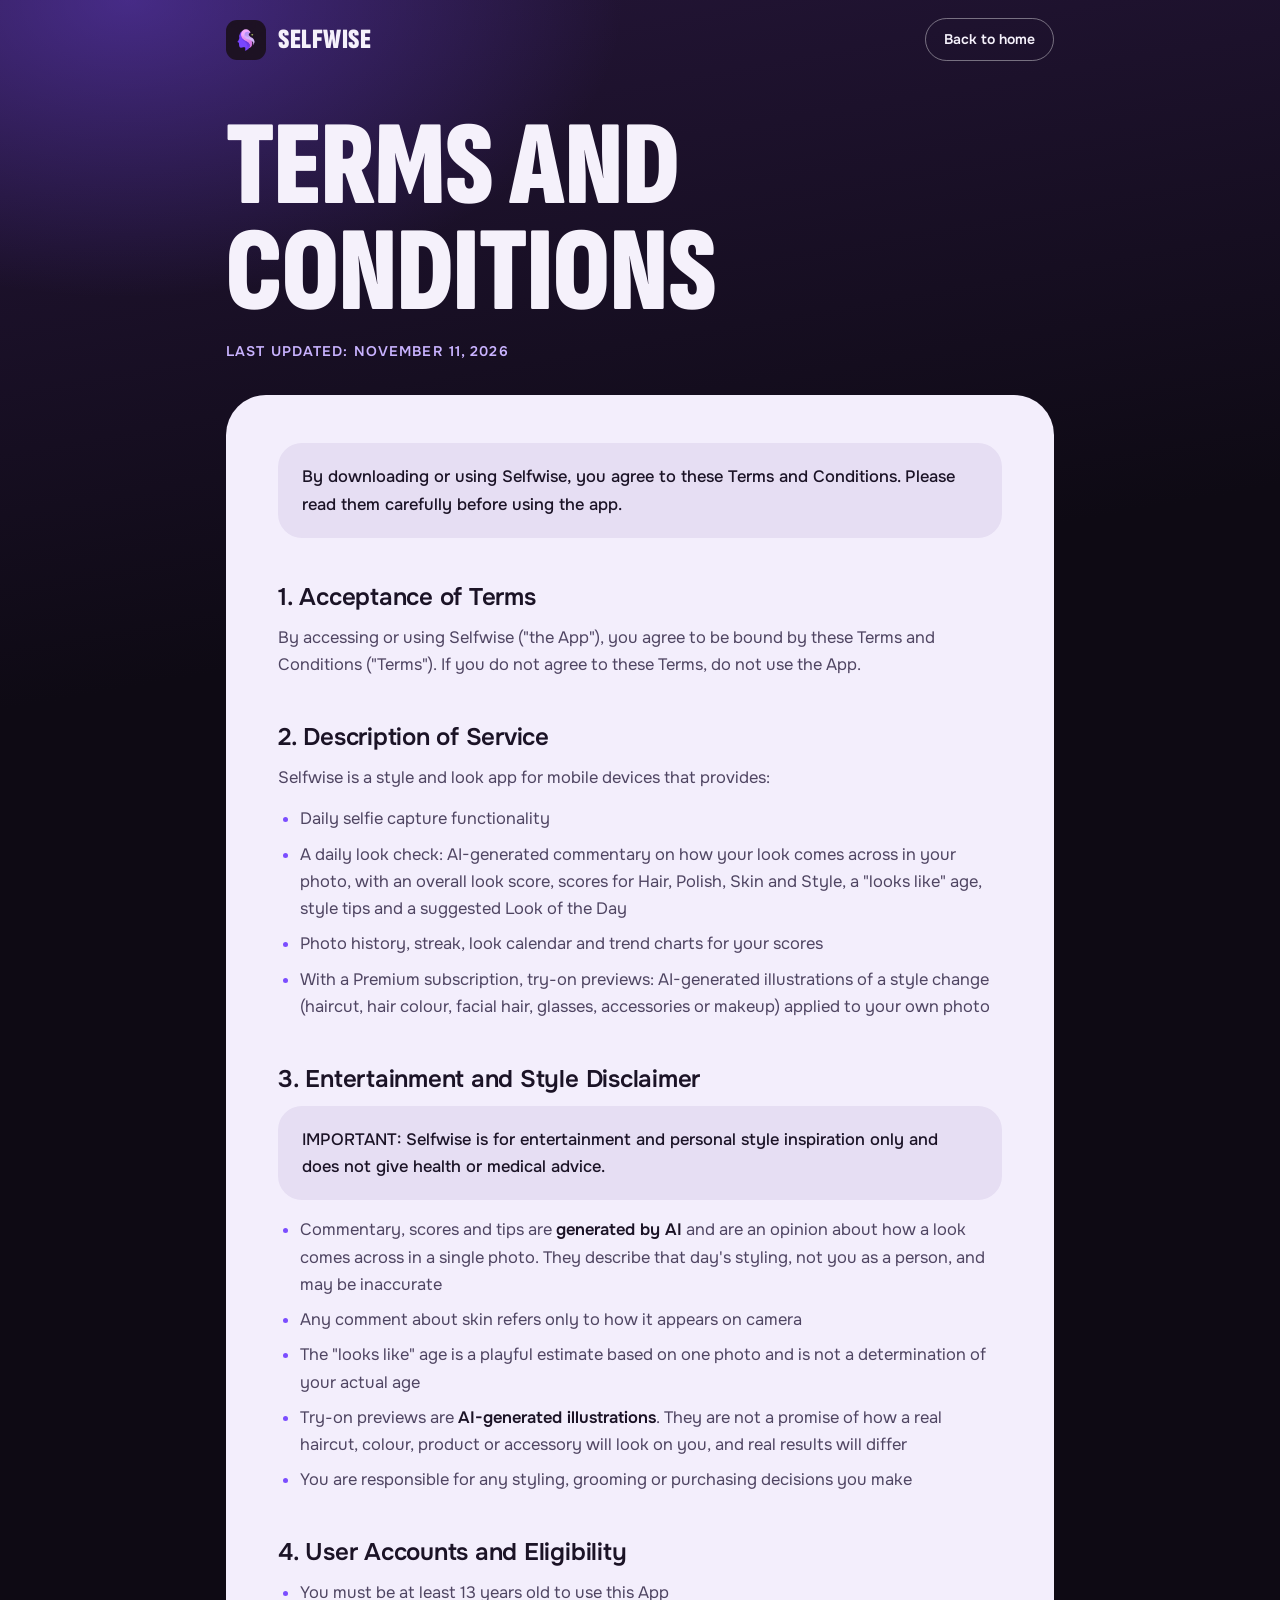
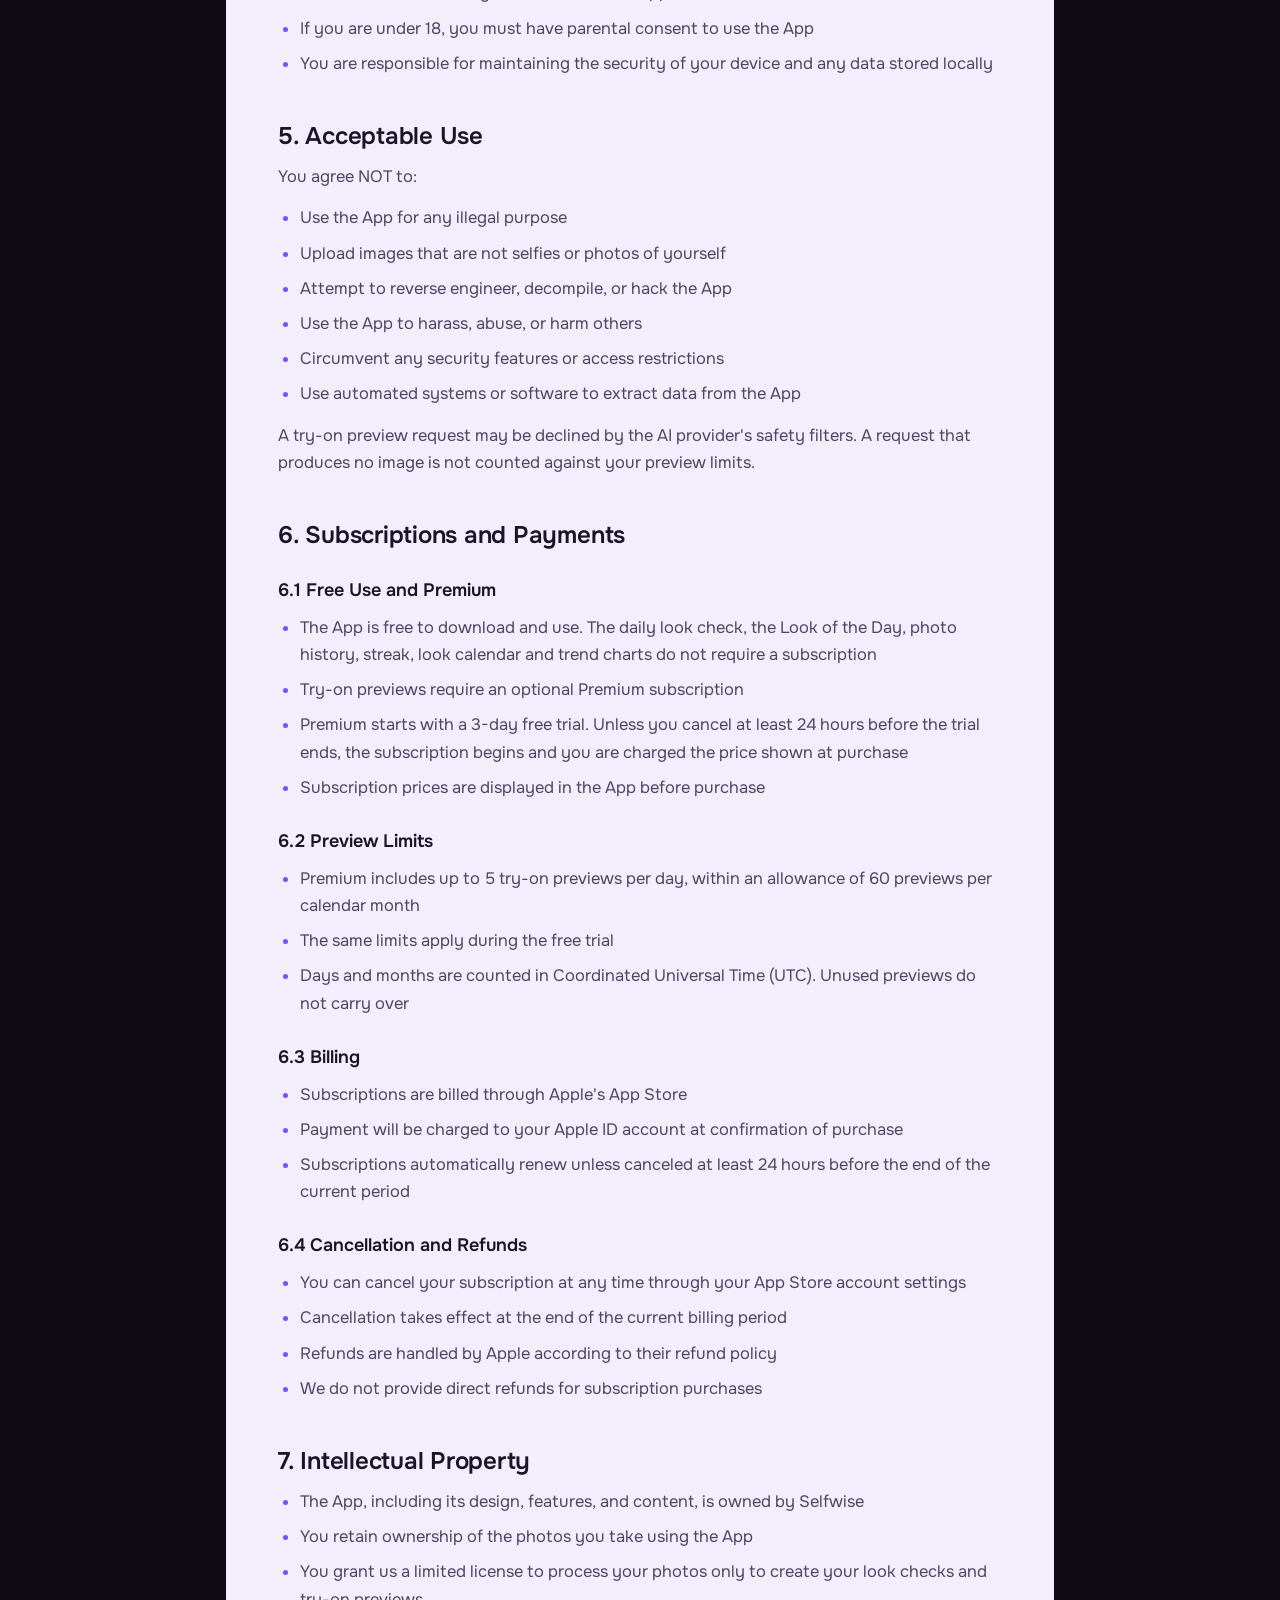
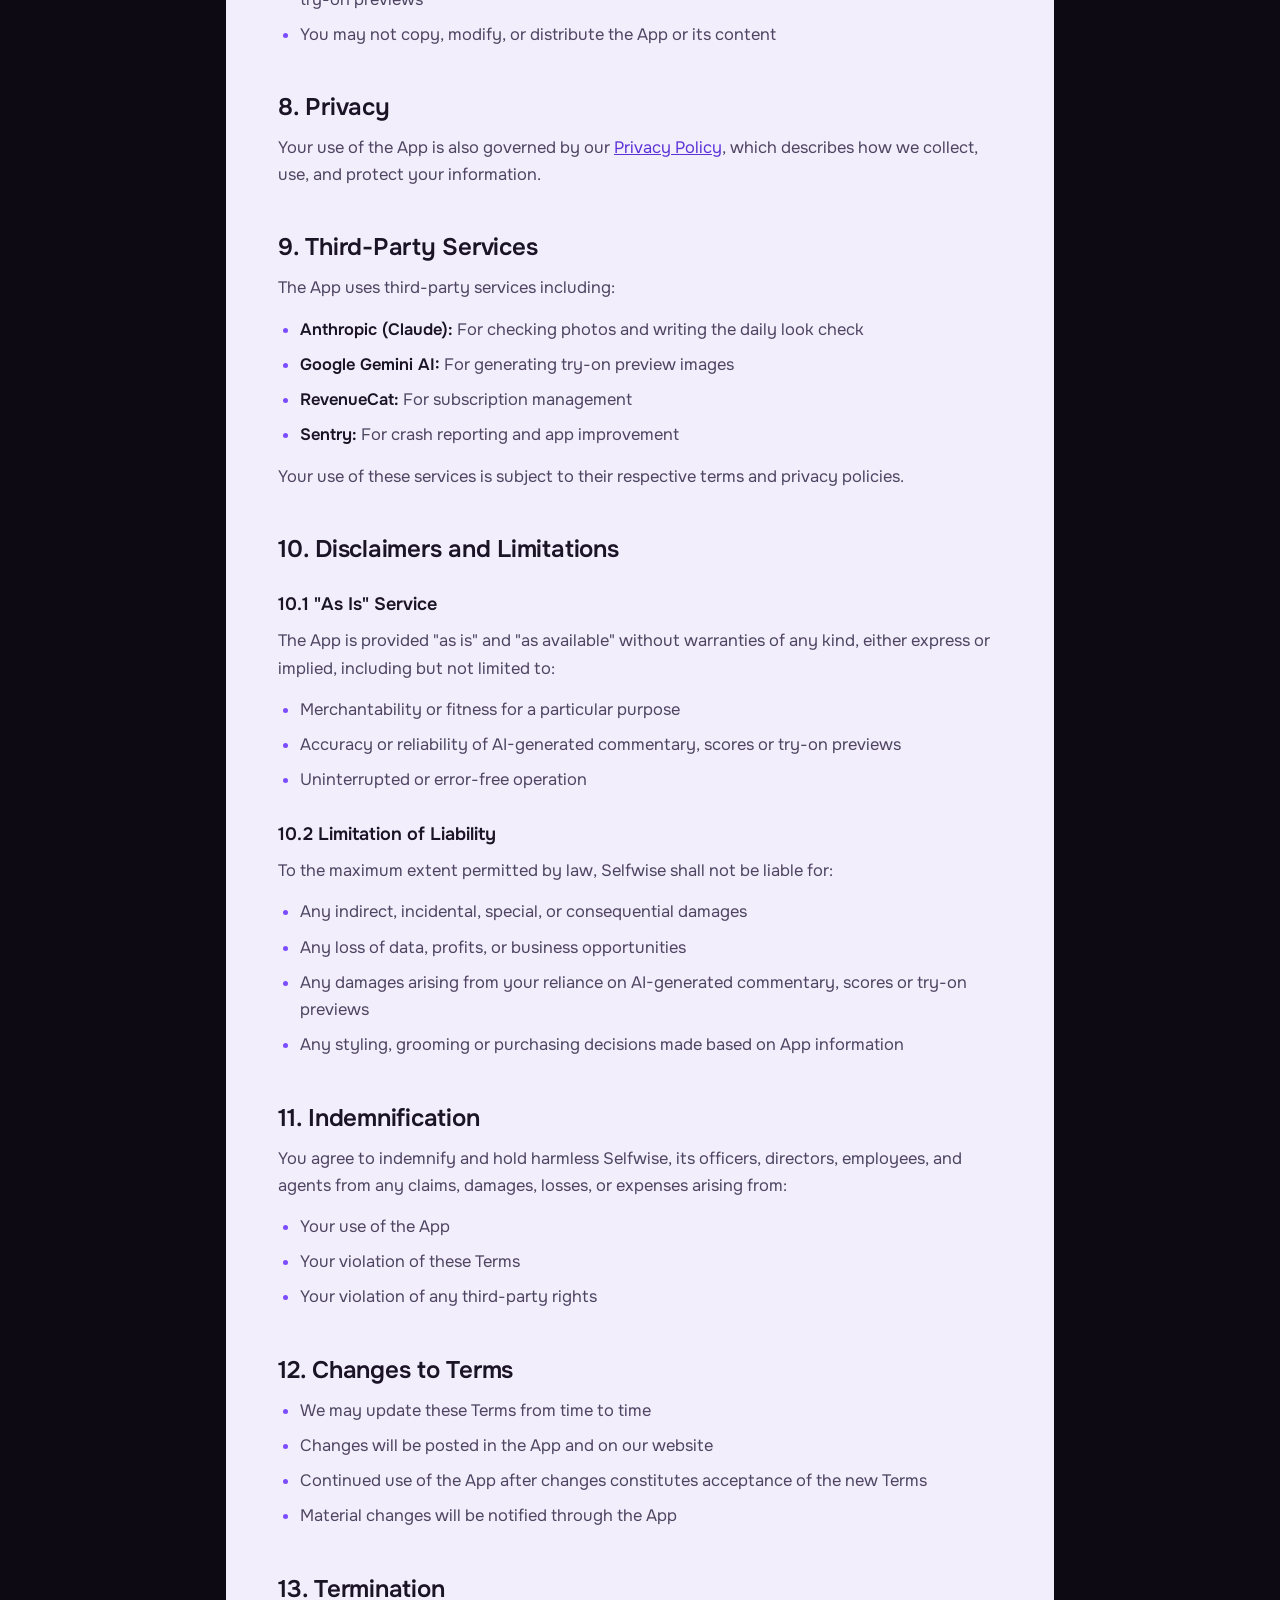
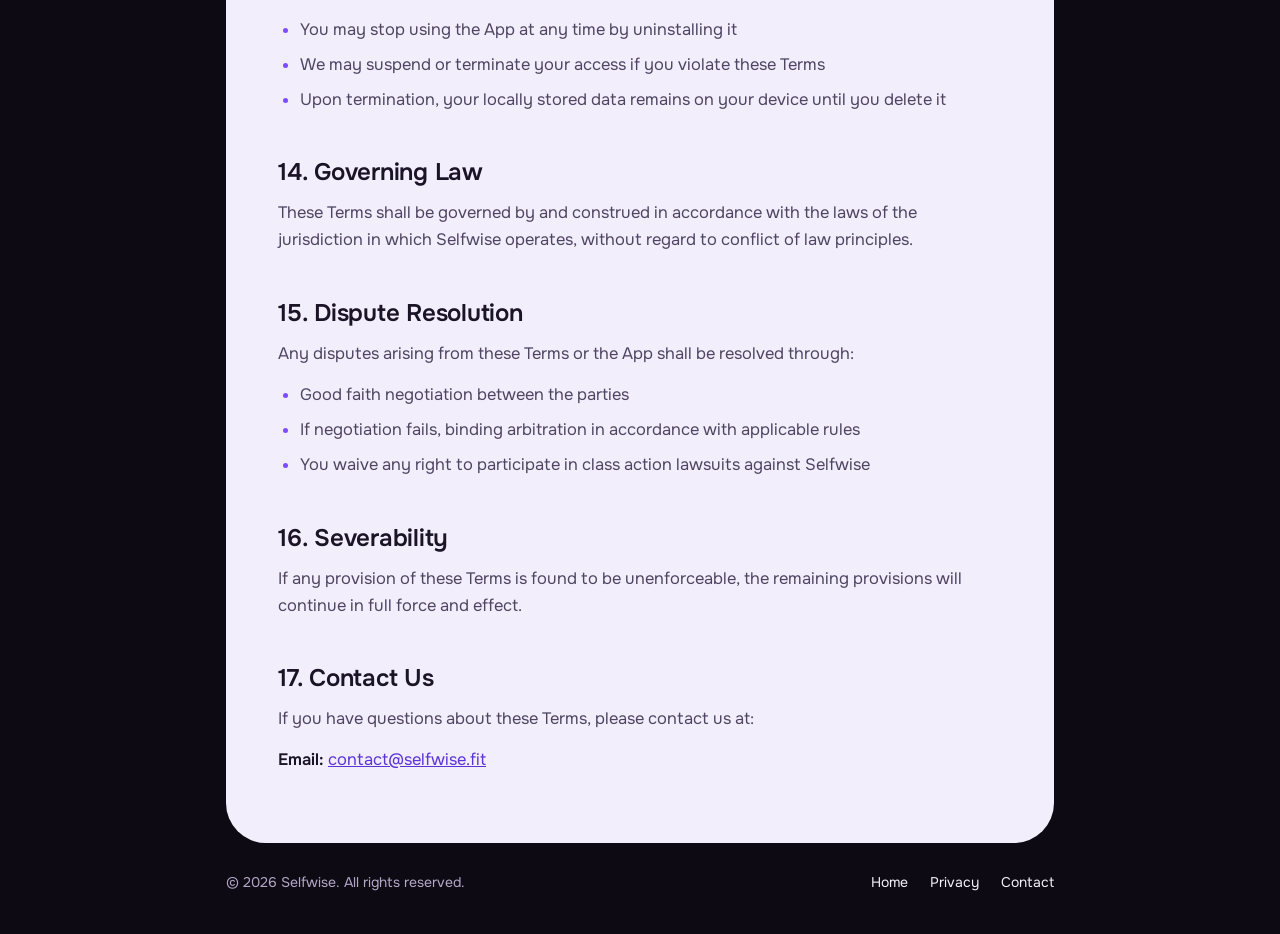
<file: terms.html>
<!DOCTYPE html>
<html lang="en">
<head>
    <meta charset="UTF-8">
    <meta name="viewport" content="width=device-width, initial-scale=1.0">
    <title>Terms and Conditions - Selfwise</title>
    <meta name="description" content="Terms and Conditions for Selfwise, the daily look check and try-on preview app.">
    <meta name="theme-color" content="#0E0A14">
    <link rel="canonical" href="https://selfwise.fit/terms.html">
    <link rel="icon" type="image/png" href="assets/icon.png">
    <link rel="preconnect" href="https://fonts.googleapis.com">
    <link rel="preconnect" href="https://fonts.gstatic.com" crossorigin>
    <link rel="stylesheet" href="https://fonts.googleapis.com/css2?family=Onest:wght@400;500;600&family=Sofia+Sans+Extra+Condensed:wght@900&display=swap">
    <link rel="stylesheet" href="assets/legal.css">
</head>
<body>
    <header class="wrap nav">
        <a href="/" class="brand" aria-label="Selfwise home">
            <img src="assets/icon.png" alt="" width="40" height="40">
            <span>Selfwise</span>
        </a>
        <a href="/" class="back">Back to home</a>
    </header>

    <main class="wrap">
        <div class="title">
            <h1>Terms and Conditions</h1>
            <p>Last Updated: November 11, 2026</p>
        </div>

        <div class="sheet">
            <div class="highlight">
                <p>By downloading or using Selfwise, you agree to these Terms and Conditions. Please read them carefully before using the app.</p>
            </div>

            <h2>1. Acceptance of Terms</h2>
            <p>By accessing or using Selfwise ("the App"), you agree to be bound by these Terms and Conditions ("Terms"). If you do not agree to these Terms, do not use the App.</p>

            <h2>2. Description of Service</h2>
            <p>Selfwise is a style and look app for mobile devices that provides:</p>
            <ul>
                <li>Daily selfie capture functionality</li>
                <li>A daily look check: AI-generated commentary on how your look comes across in your photo, with an overall look score, scores for Hair, Polish, Skin and Style, a "looks like" age, style tips and a suggested Look of the Day</li>
                <li>Photo history, streak, look calendar and trend charts for your scores</li>
                <li>With a Premium subscription, try-on previews: AI-generated illustrations of a style change (haircut, hair colour, facial hair, glasses, accessories or makeup) applied to your own photo</li>
            </ul>

            <h2>3. Entertainment and Style Disclaimer</h2>
            <div class="highlight">
                <p>IMPORTANT: Selfwise is for entertainment and personal style inspiration only and does not give health or medical advice.</p>
            </div>
            <ul>
                <li>Commentary, scores and tips are <strong>generated by AI</strong> and are an opinion about how a look comes across in a single photo. They describe that day's styling, not you as a person, and may be inaccurate</li>
                <li>Any comment about skin refers only to how it appears on camera</li>
                <li>The "looks like" age is a playful estimate based on one photo and is not a determination of your actual age</li>
                <li>Try-on previews are <strong>AI-generated illustrations</strong>. They are not a promise of how a real haircut, colour, product or accessory will look on you, and real results will differ</li>
                <li>You are responsible for any styling, grooming or purchasing decisions you make</li>
            </ul>

            <h2>4. User Accounts and Eligibility</h2>
            <ul>
                <li>You must be at least 13 years old to use this App</li>
                <li>If you are under 18, you must have parental consent to use the App</li>
                <li>You are responsible for maintaining the security of your device and any data stored locally</li>
            </ul>

            <h2>5. Acceptable Use</h2>
            <p>You agree NOT to:</p>
            <ul>
                <li>Use the App for any illegal purpose</li>
                <li>Upload images that are not selfies or photos of yourself</li>
                <li>Attempt to reverse engineer, decompile, or hack the App</li>
                <li>Use the App to harass, abuse, or harm others</li>
                <li>Circumvent any security features or access restrictions</li>
                <li>Use automated systems or software to extract data from the App</li>
            </ul>
            <p>A try-on preview request may be declined by the AI provider's safety filters. A request that produces no image is not counted against your preview limits.</p>

            <h2>6. Subscriptions and Payments</h2>

            <h3>6.1 Free Use and Premium</h3>
            <ul>
                <li>The App is free to download and use. The daily look check, the Look of the Day, photo history, streak, look calendar and trend charts do not require a subscription</li>
                <li>Try-on previews require an optional Premium subscription</li>
                <li>Premium starts with a 3-day free trial. Unless you cancel at least 24 hours before the trial ends, the subscription begins and you are charged the price shown at purchase</li>
                <li>Subscription prices are displayed in the App before purchase</li>
            </ul>

            <h3>6.2 Preview Limits</h3>
            <ul>
                <li>Premium includes up to 5 try-on previews per day, within an allowance of 60 previews per calendar month</li>
                <li>The same limits apply during the free trial</li>
                <li>Days and months are counted in Coordinated Universal Time (UTC). Unused previews do not carry over</li>
            </ul>

            <h3>6.3 Billing</h3>
            <ul>
                <li>Subscriptions are billed through Apple's App Store</li>
                <li>Payment will be charged to your Apple ID account at confirmation of purchase</li>
                <li>Subscriptions automatically renew unless canceled at least 24 hours before the end of the current period</li>
            </ul>

            <h3>6.4 Cancellation and Refunds</h3>
            <ul>
                <li>You can cancel your subscription at any time through your App Store account settings</li>
                <li>Cancellation takes effect at the end of the current billing period</li>
                <li>Refunds are handled by Apple according to their refund policy</li>
                <li>We do not provide direct refunds for subscription purchases</li>
            </ul>

            <h2>7. Intellectual Property</h2>
            <ul>
                <li>The App, including its design, features, and content, is owned by Selfwise</li>
                <li>You retain ownership of the photos you take using the App</li>
                <li>You grant us a limited license to process your photos only to create your look checks and try-on previews</li>
                <li>You may not copy, modify, or distribute the App or its content</li>
            </ul>

            <h2>8. Privacy</h2>
            <p>Your use of the App is also governed by our <a href="privacy.html">Privacy Policy</a>, which describes how we collect, use, and protect your information.</p>

            <h2>9. Third-Party Services</h2>
            <p>The App uses third-party services including:</p>
            <ul>
                <li><strong>Anthropic (Claude):</strong> For checking photos and writing the daily look check</li>
                <li><strong>Google Gemini AI:</strong> For generating try-on preview images</li>
                <li><strong>RevenueCat:</strong> For subscription management</li>
                <li><strong>Sentry:</strong> For crash reporting and app improvement</li>
            </ul>
            <p>Your use of these services is subject to their respective terms and privacy policies.</p>

            <h2>10. Disclaimers and Limitations</h2>

            <h3>10.1 "As Is" Service</h3>
            <p>The App is provided "as is" and "as available" without warranties of any kind, either express or implied, including but not limited to:</p>
            <ul>
                <li>Merchantability or fitness for a particular purpose</li>
                <li>Accuracy or reliability of AI-generated commentary, scores or try-on previews</li>
                <li>Uninterrupted or error-free operation</li>
            </ul>

            <h3>10.2 Limitation of Liability</h3>
            <p>To the maximum extent permitted by law, Selfwise shall not be liable for:</p>
            <ul>
                <li>Any indirect, incidental, special, or consequential damages</li>
                <li>Any loss of data, profits, or business opportunities</li>
                <li>Any damages arising from your reliance on AI-generated commentary, scores or try-on previews</li>
                <li>Any styling, grooming or purchasing decisions made based on App information</li>
            </ul>

            <h2>11. Indemnification</h2>
            <p>You agree to indemnify and hold harmless Selfwise, its officers, directors, employees, and agents from any claims, damages, losses, or expenses arising from:</p>
            <ul>
                <li>Your use of the App</li>
                <li>Your violation of these Terms</li>
                <li>Your violation of any third-party rights</li>
            </ul>

            <h2>12. Changes to Terms</h2>
            <ul>
                <li>We may update these Terms from time to time</li>
                <li>Changes will be posted in the App and on our website</li>
                <li>Continued use of the App after changes constitutes acceptance of the new Terms</li>
                <li>Material changes will be notified through the App</li>
            </ul>

            <h2>13. Termination</h2>
            <ul>
                <li>You may stop using the App at any time by uninstalling it</li>
                <li>We may suspend or terminate your access if you violate these Terms</li>
                <li>Upon termination, your locally stored data remains on your device until you delete it</li>
            </ul>

            <h2>14. Governing Law</h2>
            <p>These Terms shall be governed by and construed in accordance with the laws of the jurisdiction in which Selfwise operates, without regard to conflict of law principles.</p>

            <h2>15. Dispute Resolution</h2>
            <p>Any disputes arising from these Terms or the App shall be resolved through:</p>
            <ul>
                <li>Good faith negotiation between the parties</li>
                <li>If negotiation fails, binding arbitration in accordance with applicable rules</li>
                <li>You waive any right to participate in class action lawsuits against Selfwise</li>
            </ul>

            <h2>16. Severability</h2>
            <p>If any provision of these Terms is found to be unenforceable, the remaining provisions will continue in full force and effect.</p>

            <h2>17. Contact Us</h2>
            <p>If you have questions about these Terms, please contact us at:</p>
            <p><strong>Email:</strong> <a href="mailto:contact@selfwise.fit">contact@selfwise.fit</a></p>
        </div>
    </main>

    <footer class="wrap foot">
        <span>&copy; 2026 Selfwise. All rights reserved.</span>
        <nav aria-label="Footer">
            <a href="/">Home</a>
            <a href="privacy.html">Privacy</a>
            <a href="mailto:contact@selfwise.fit">Contact</a>
        </nav>
    </footer>
</body>
</html>
</file>
<file: assets/legal.css>
/* Shared styles for privacy.html and terms.html */
:root {
    --ink: #0E0A14;
    --plum: #1A1224;
    --violet: #7B4DFF;
    --lilac: #C9B3FF;
    --mist: #F3EEFC;
    --mist-2: #E6DEF3;
    --sheet-ink: #1B1326;
    --sheet-muted: #4F4562;
    --link: #5B33D6;
    --lime: #DDF56B;
    --text: #F5F1FB;
    --muted: #B3A7C8;
    --display: "Sofia Sans Extra Condensed", "Arial Narrow", Impact, sans-serif;
    --body: "Onest", -apple-system, BlinkMacSystemFont, "Segoe UI", Roboto, sans-serif;
}

*, *::before, *::after { box-sizing: border-box; }
html { -webkit-text-size-adjust: 100%; }
body {
    margin: 0;
    background:
        radial-gradient(800px 480px at 10% 0%, rgba(123, 77, 255, 0.4), transparent 62%),
        linear-gradient(170deg, #241538 0%, var(--ink) 700px);
    background-color: var(--ink);
    background-repeat: no-repeat;
    color: var(--text);
    font-family: var(--body);
    font-size: 16.5px;
    line-height: 1.65;
    -webkit-font-smoothing: antialiased;
    overflow-wrap: break-word;
}

.wrap { width: 100%; max-width: 860px; margin: 0 auto; padding: 0 16px; }

.nav { display: flex; align-items: center; justify-content: space-between; gap: 16px; padding-top: 18px; padding-bottom: 18px; }
.brand { display: inline-flex; align-items: center; gap: 12px; text-decoration: none; color: var(--text); }
.brand img { width: 40px; height: 40px; border-radius: 11px; display: block; }
.brand span { font-family: var(--display); font-weight: 900; font-size: 28px; text-transform: uppercase; line-height: 1; letter-spacing: 0.02em; }
.back { color: var(--text); text-decoration: none; font-size: 14px; font-weight: 600; border: 1.5px solid rgba(255, 255, 255, 0.4); border-radius: 999px; padding: 9px 18px; white-space: nowrap; }
.back:focus-visible, .brand:focus-visible, a:focus-visible { outline: 3px solid var(--lime); outline-offset: 3px; }

.title { padding: 36px 0 32px; }
.title h1 {
    margin: 0;
    font-family: var(--display);
    font-weight: 900;
    text-transform: uppercase;
    font-size: clamp(60px, 13vw, 120px);
    line-height: 0.88;
}
.title p { margin: 14px 0 0; color: var(--lilac); font-size: 14px; font-weight: 600; letter-spacing: 0.08em; text-transform: uppercase; }

.sheet {
    background: var(--mist);
    color: var(--sheet-ink);
    border-radius: 40px;
    padding: 48px 52px 56px;
}
.sheet h2 { margin: 44px 0 12px; font-size: 24px; font-weight: 600; line-height: 1.25; letter-spacing: -0.01em; }
.sheet h2:first-child { margin-top: 0; }
.sheet h3 { margin: 26px 0 8px; font-size: 18px; font-weight: 600; }
.sheet p { margin: 0 0 14px; color: var(--sheet-muted); }
.sheet ul { margin: 0 0 14px; padding-left: 22px; }
.sheet li { margin-bottom: 8px; color: var(--sheet-muted); }
.sheet li::marker { color: var(--violet); }
.sheet strong { color: var(--sheet-ink); font-weight: 600; }
.sheet a { color: var(--link); }
.highlight { background: var(--mist-2); border-radius: 24px; padding: 20px 24px; margin: 0 0 28px; }
.highlight p { margin: 0; color: var(--sheet-ink); font-weight: 500; }
h2 + .highlight { margin-top: 4px; margin-bottom: 16px; }

.foot { display: flex; flex-wrap: wrap; justify-content: space-between; gap: 12px 24px; padding-top: 28px; padding-bottom: 40px; font-size: 14px; color: var(--muted); }
.foot nav { display: flex; flex-wrap: wrap; gap: 8px 22px; }
.foot a { color: var(--text); text-decoration: none; }
.foot a:hover { color: var(--lilac); }

@media (max-width: 600px) {
    body { font-size: 16px; }
    .sheet { border-radius: 32px; padding: 30px 20px 36px; }
    .sheet h2 { font-size: 21px; margin-top: 36px; }
    .title { padding: 24px 0 24px; }
}
</file>
